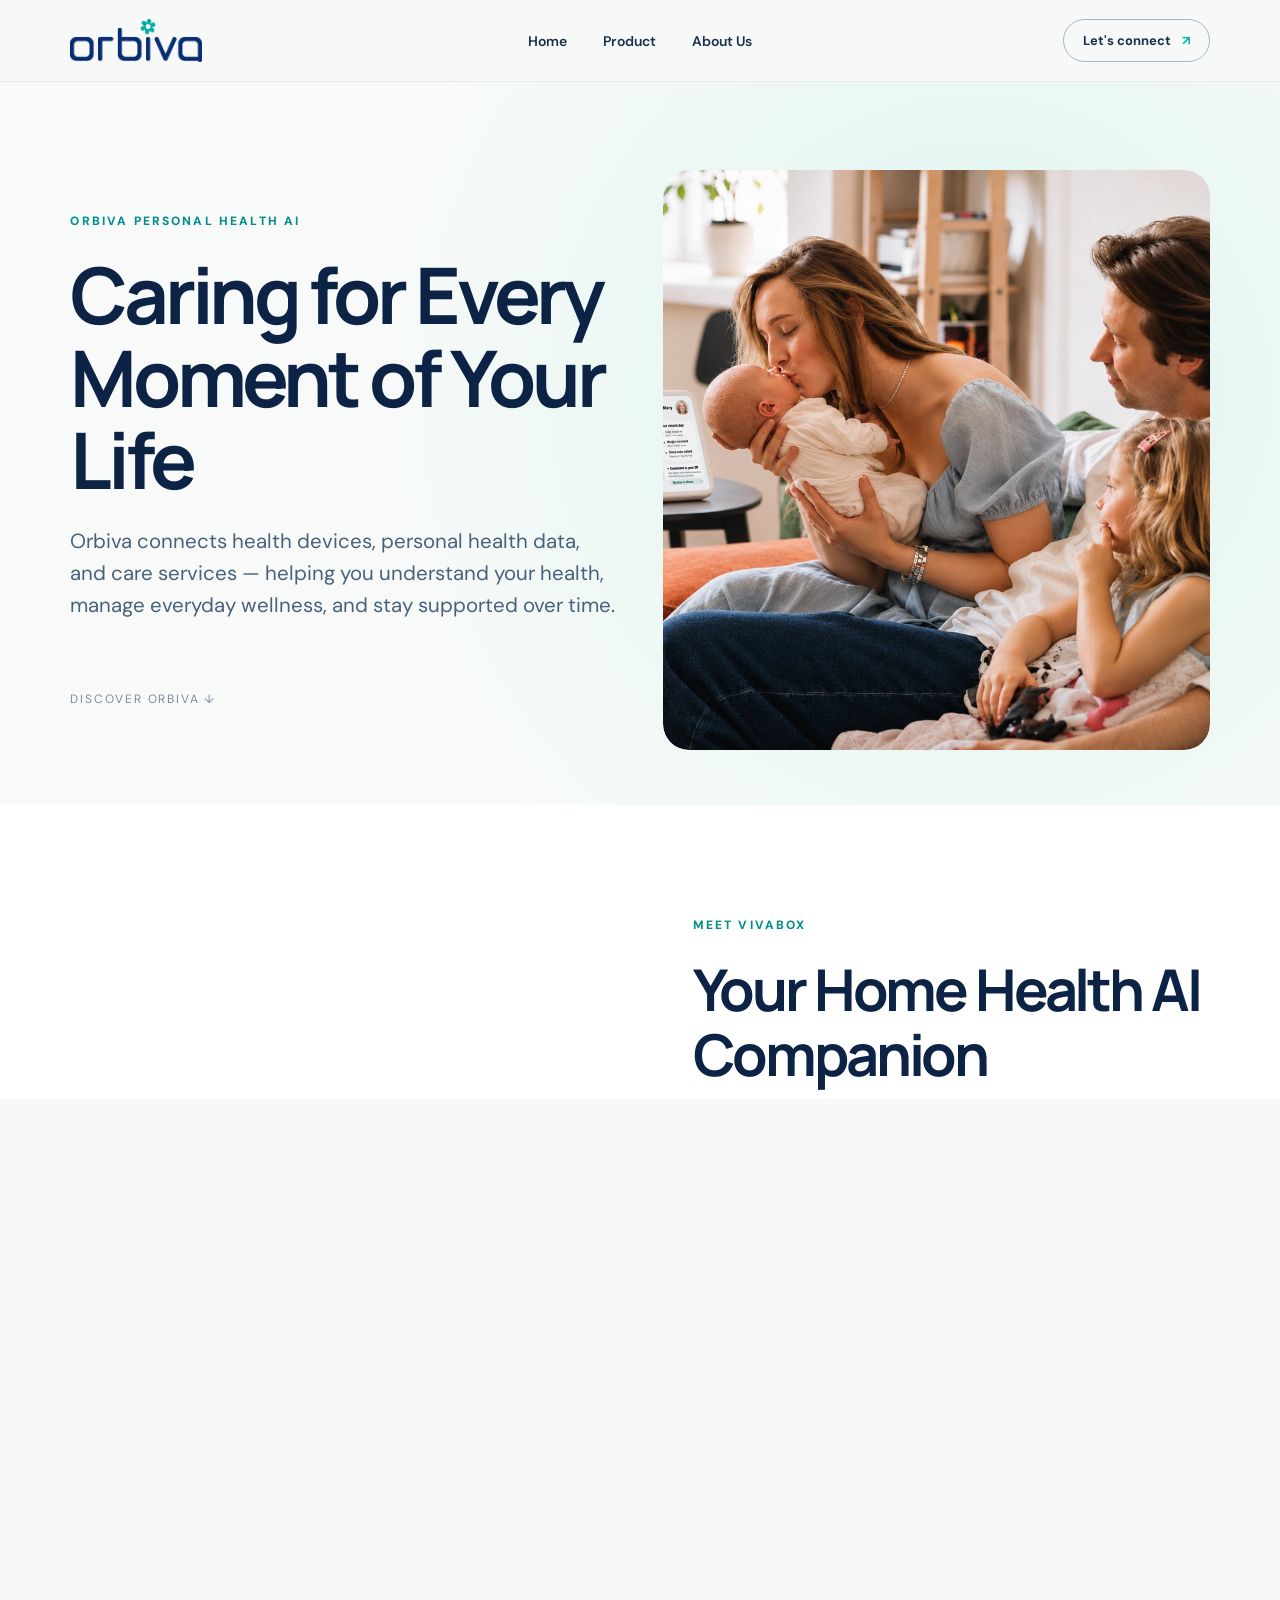
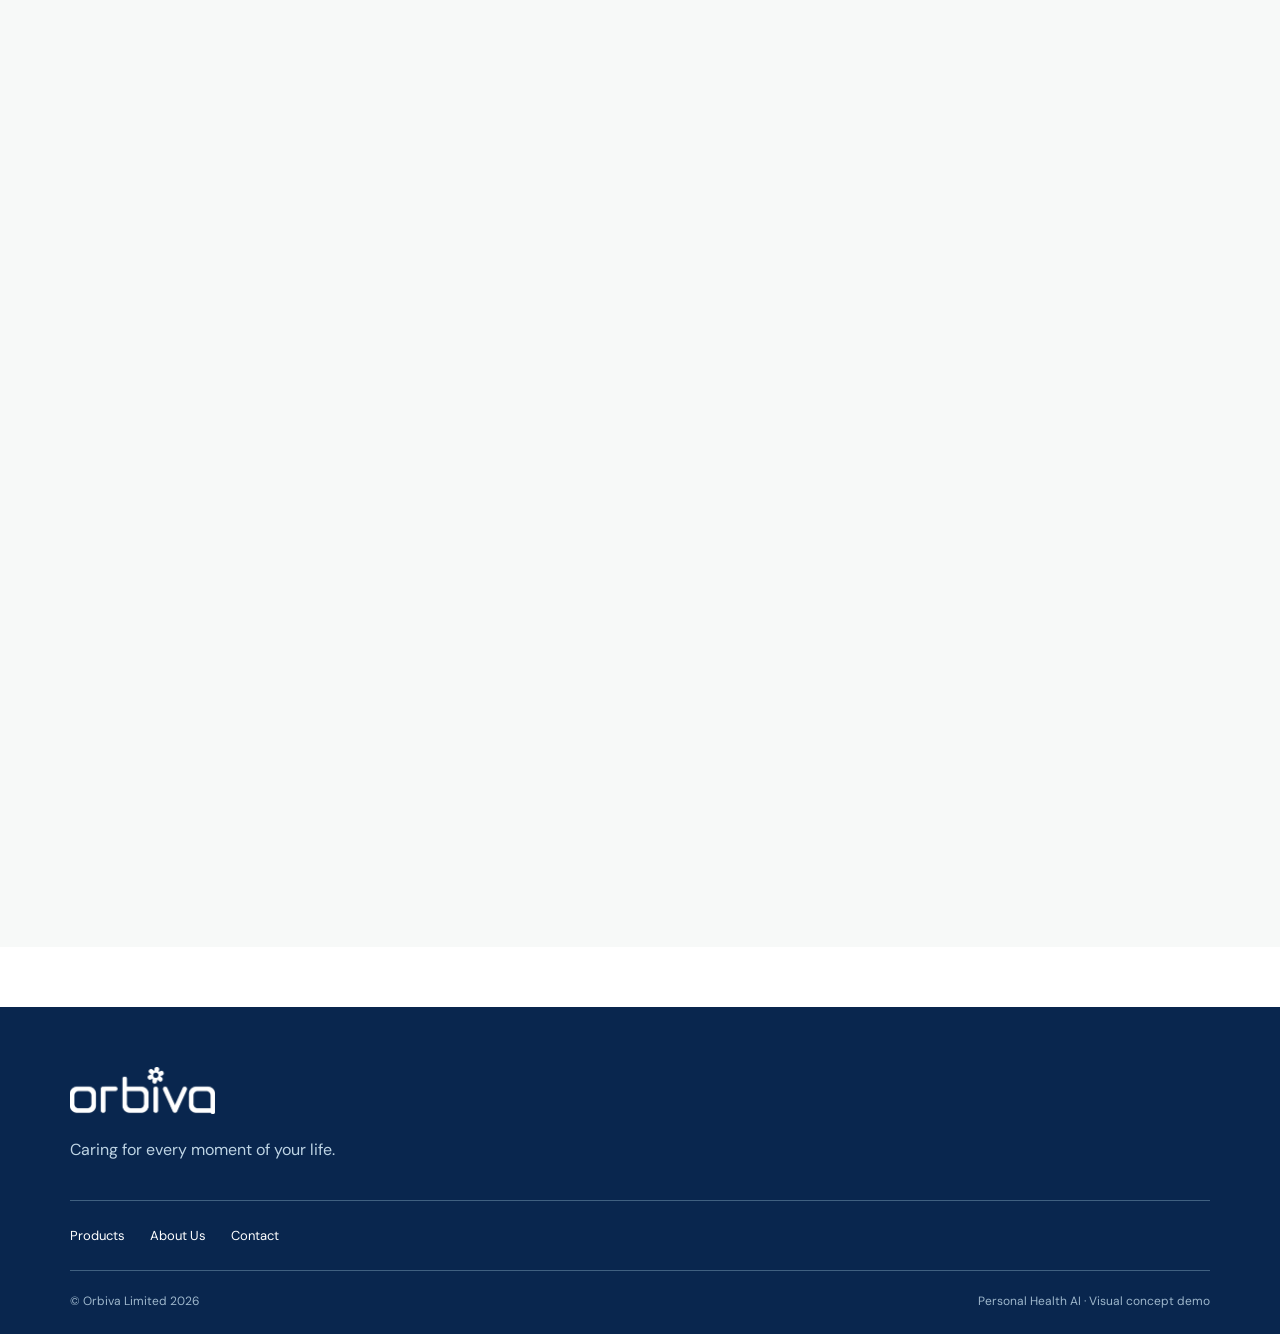
<file: index.html>
<!doctype html>
<html lang="en"><head><base href="/"><meta charset="utf-8"><meta name="viewport" content="width=device-width,initial-scale=1"><meta name="theme-color" content="#f7f9f8"><meta name="description" content="Orbiva Personal Health AI — caring for every moment of your life."><title>Orbiva — Personal Health AI</title><link rel="stylesheet" href="style.css?v=14"></head>
<body><header class="nav"><a href="#/" class="brand" aria-label="Orbiva home"><img src="assets/orbiva-logo.png" alt="Orbiva"></a><nav id="navlinks" aria-label="Main navigation"><a href="#/" data-nav-home>Home</a><a href="#/products" data-nav-product>Product</a><a href="#/about">About Us</a></nav><div class="nav-actions"><a class="nav-contact" href="#/contact">Let's connect <span>↗</span></a><button id="menu" type="button" aria-label="Open menu" aria-controls="navlinks" aria-expanded="false">☰</button></div></header><main id="app"></main><footer><div class="footer-top"><img src="assets/orbiva-logo.png" alt="Orbiva"><p>Caring for every moment of your life.</p></div><div class="footer-links"><a href="#/products">Products</a><a href="#/about">About Us</a><a href="#/contact">Contact</a></div><div class="footer-bottom"><span>© Orbiva Limited 2026</span><span>Personal Health AI · Visual concept demo</span></div></footer><script src="solutions.js"></script><script src="script.js?v=14"></script><script src="carousel.js"></script></body></html>
</file>
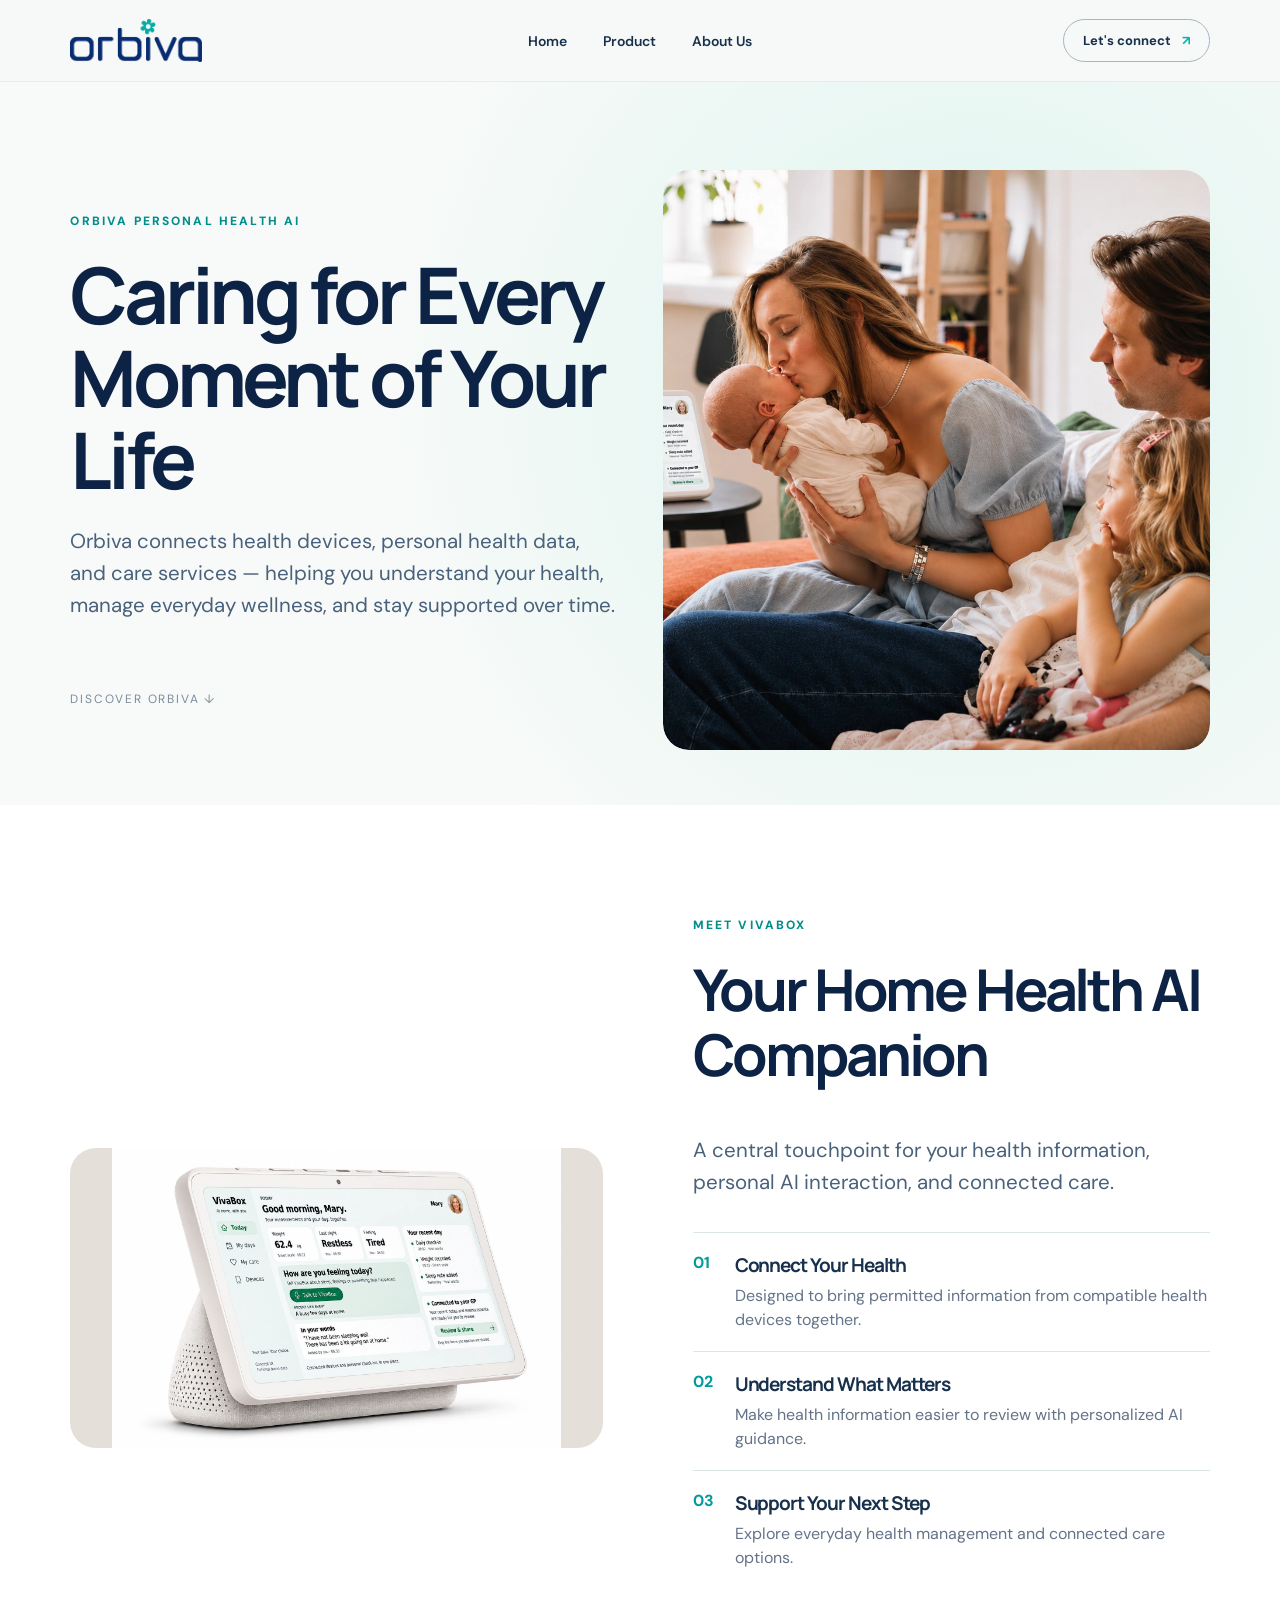
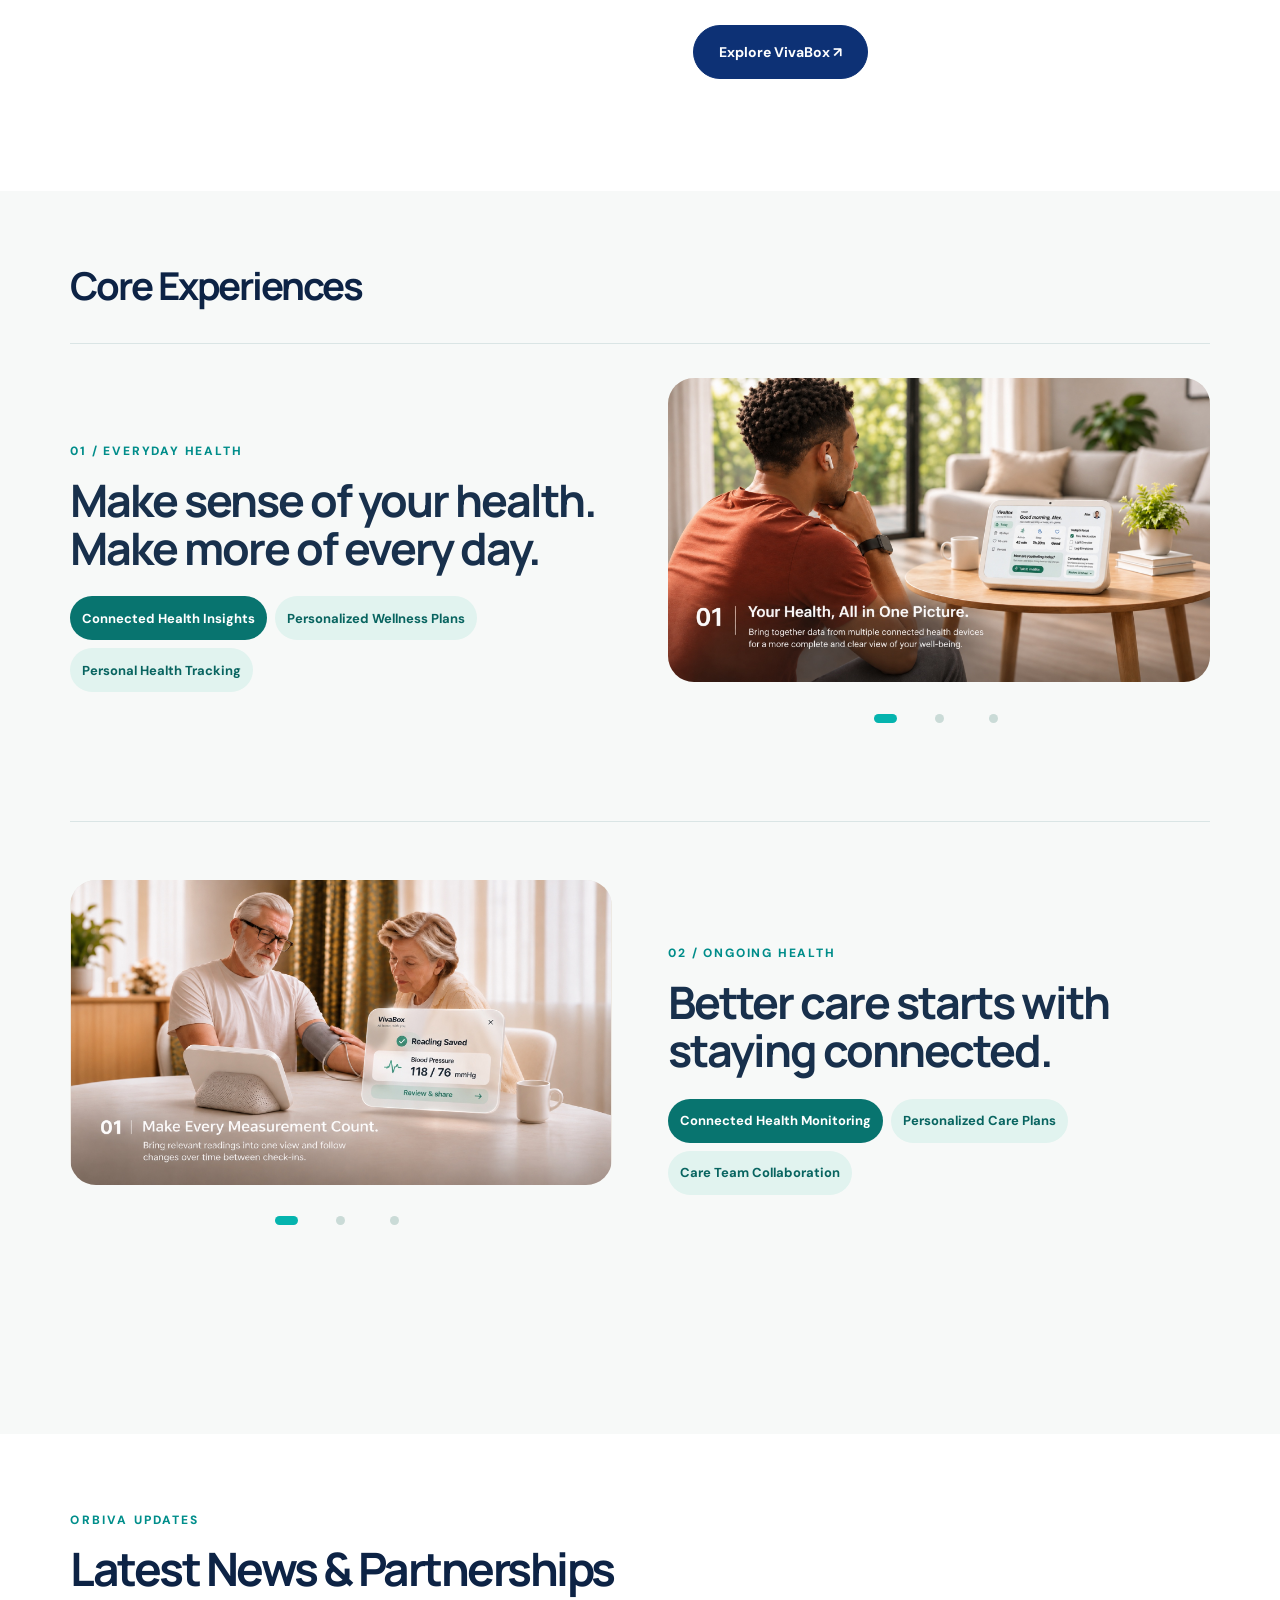
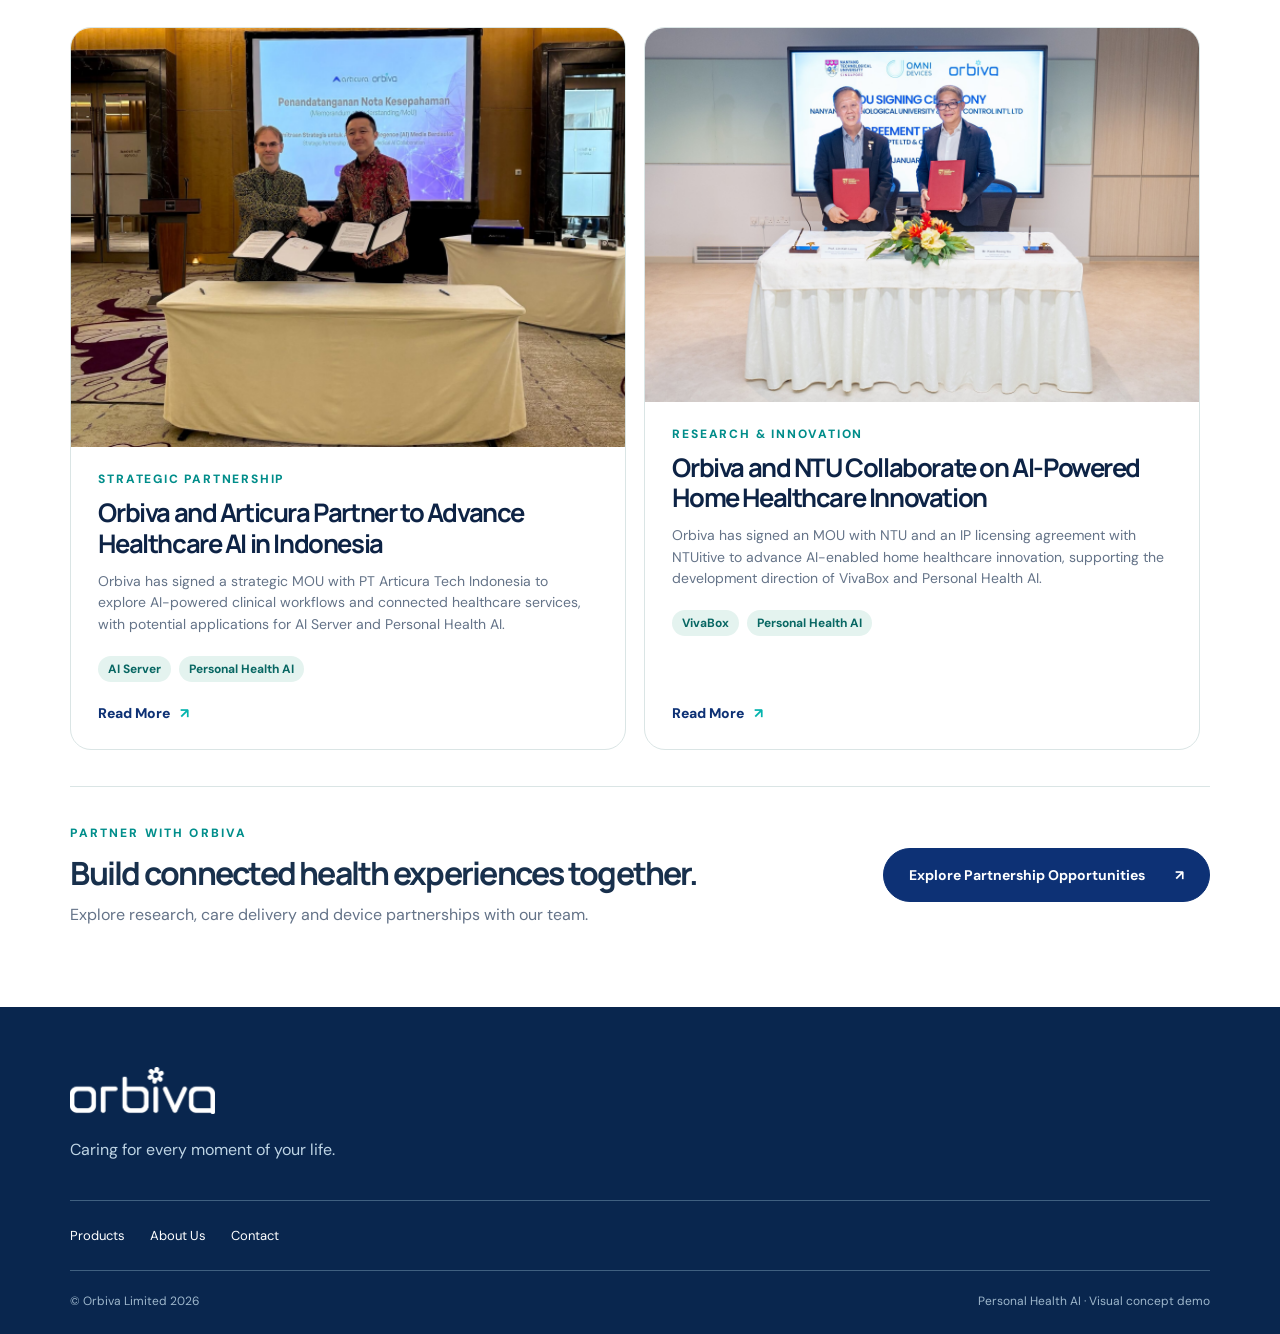
<file: products/index.html>
<!doctype html>
<html lang="en"><head><base href="/"><meta charset="utf-8"><meta name="viewport" content="width=device-width,initial-scale=1"><meta name="theme-color" content="#f7f9f8"><meta name="description" content="Orbiva Personal Health AI — caring for every moment of your life."><title>Orbiva — Personal Health AI</title><link rel="stylesheet" href="style.css?v=12"></head>
<body><header class="nav"><a href="#/" class="brand" aria-label="Orbiva home"><img src="assets/orbiva-logo.png" alt="Orbiva"></a><nav id="navlinks" aria-label="Main navigation"><a href="#/" data-nav-home>Home</a><a href="#/products" data-nav-product>Product</a><a href="#/about">About Us</a></nav><div class="nav-actions"><a class="nav-contact" href="#/contact">Let's connect <span>↗</span></a><button id="menu" type="button" aria-label="Open menu" aria-controls="navlinks" aria-expanded="false">☰</button></div></header><main id="app"></main><footer><div class="footer-top"><img src="assets/orbiva-logo.png" alt="Orbiva"><p>Caring for every moment of your life.</p></div><div class="footer-links"><a href="#/products">Products</a><a href="#/about">About Us</a><a href="#/contact">Contact</a></div><div class="footer-bottom"><span>© Orbiva Limited 2026</span><span>Personal Health AI · Visual concept demo</span></div></footer><script src="solutions.js"></script><script src="script.js"></script><script src="carousel.js"></script></body></html>
</file>
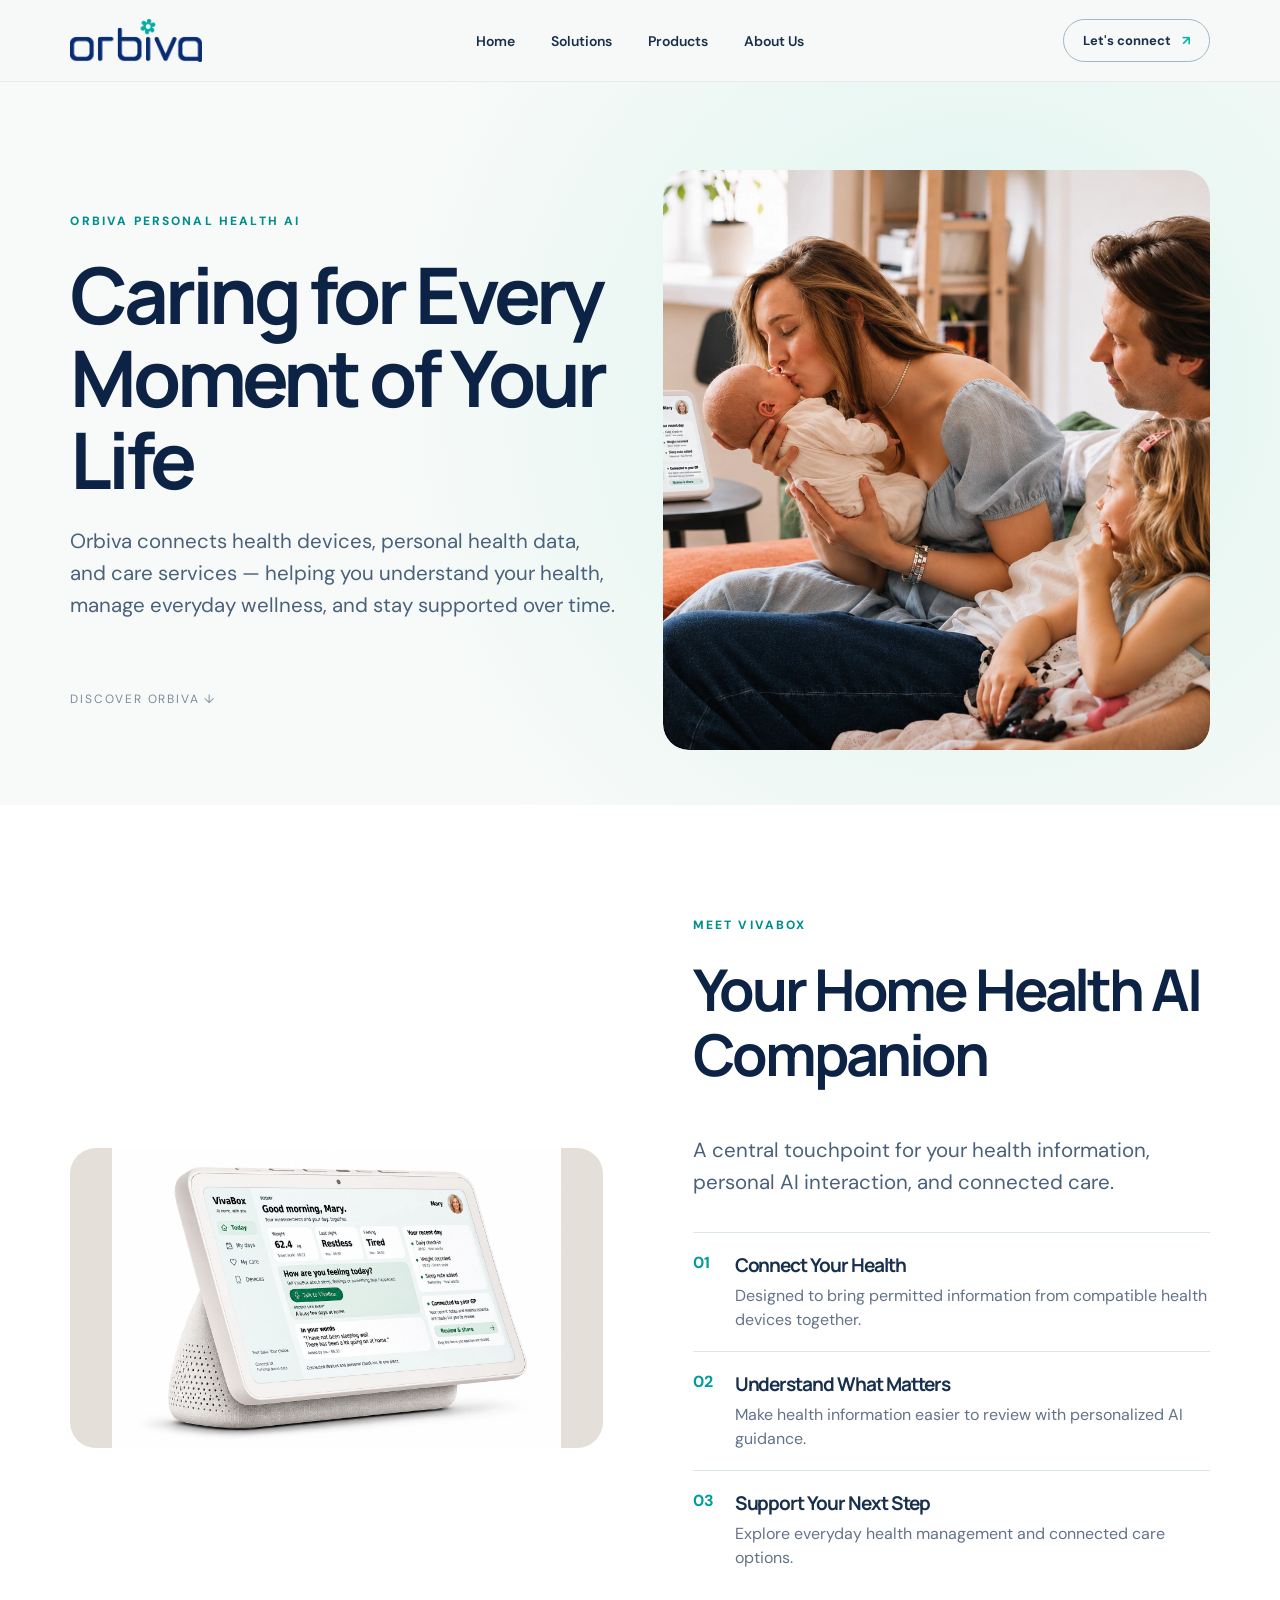
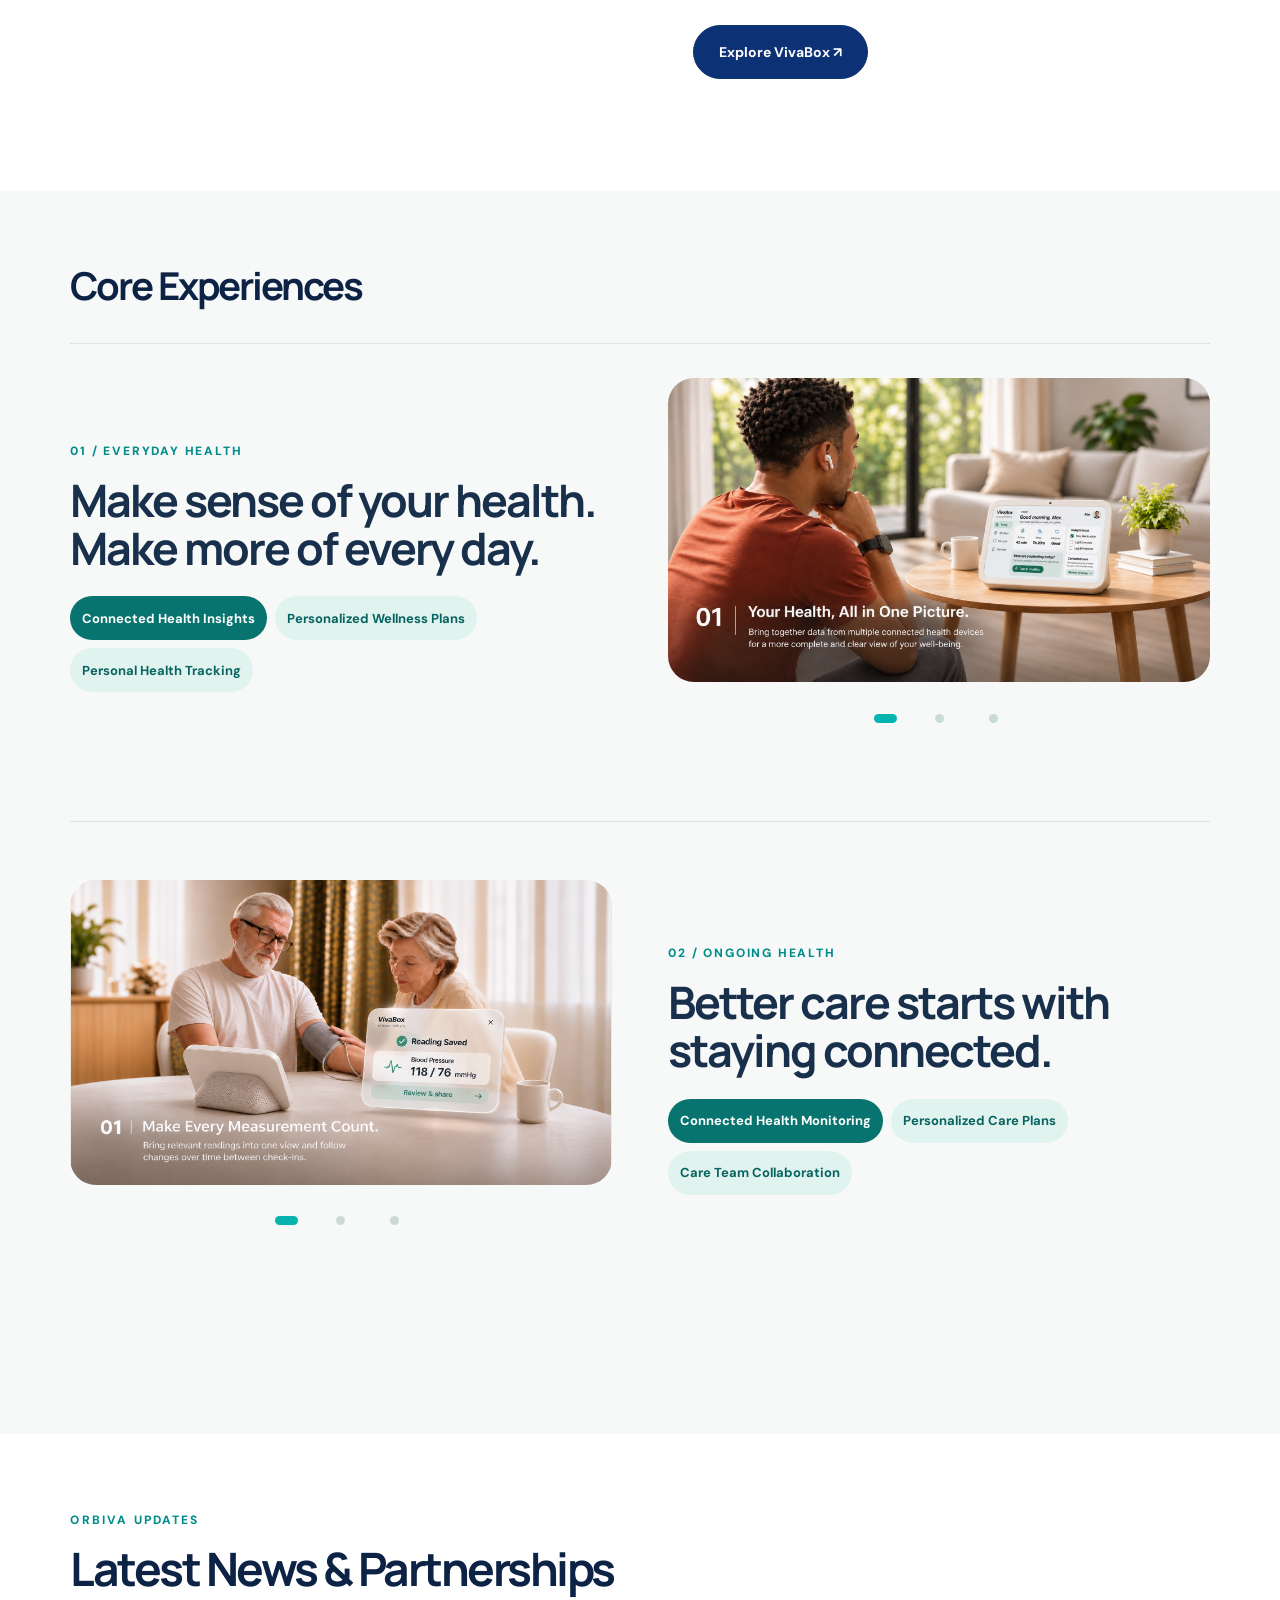
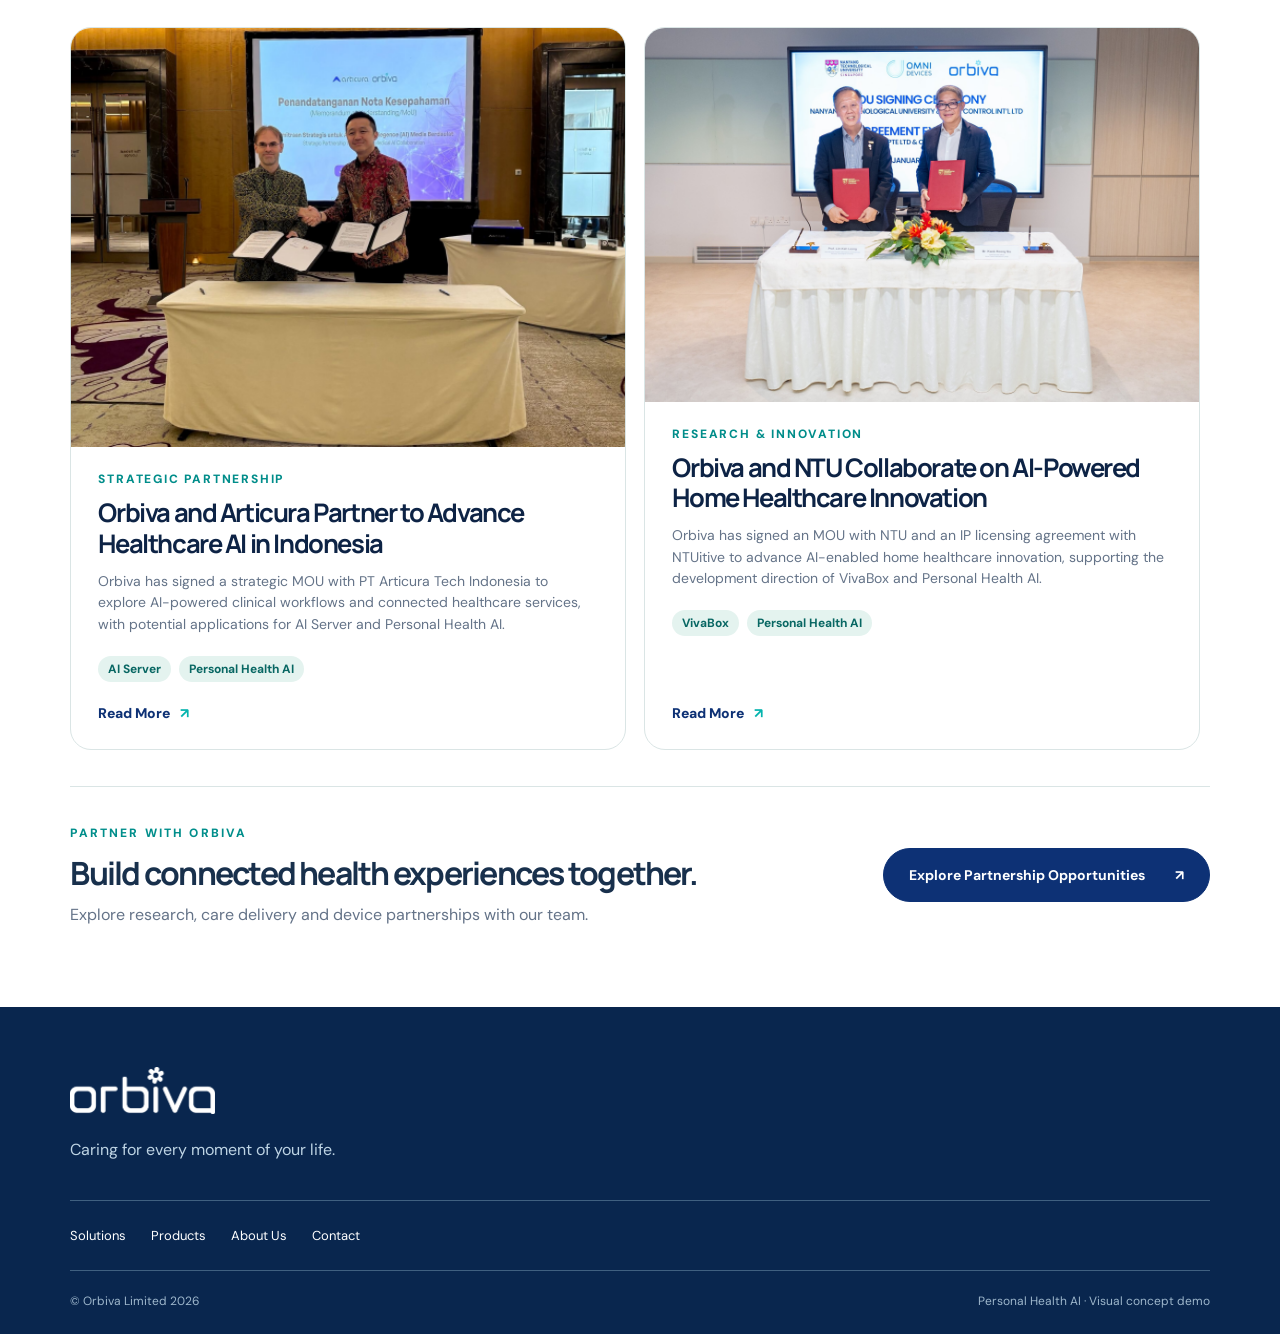
<file: products/vivabox/index.html>
<!doctype html>
<html lang="en"><head><base href="/"><meta charset="utf-8"><meta name="viewport" content="width=device-width,initial-scale=1"><meta name="theme-color" content="#f7f9f8"><meta name="description" content="Orbiva Personal Health AI — caring for every moment of your life."><title>Orbiva — Personal Health AI</title><link rel="stylesheet" href="style.css"></head>
<body><header class="nav"><a href="#/" class="brand" aria-label="Orbiva home"><img src="assets/orbiva-logo.png" alt="Orbiva"></a><nav id="navlinks"><a href="#/">Home</a><a href="#/solutions">Solutions</a><a href="#/products">Products</a><a href="#/about">About Us</a></nav><div class="nav-actions"><a class="nav-contact" href="#/contact">Let's connect <span>↗</span></a><button id="menu" aria-label="Open menu" aria-expanded="false">☰</button></div></header><main id="app"></main><footer><div class="footer-top"><img src="assets/orbiva-logo.png" alt="Orbiva"><p>Caring for every moment of your life.</p></div><div class="footer-links"><a href="#/solutions">Solutions</a><a href="#/products">Products</a><a href="#/about">About Us</a><a href="#/contact">Contact</a></div><div class="footer-bottom"><span>© Orbiva Limited 2026</span><span>Personal Health AI · Visual concept demo</span></div></footer><script src="solutions.js"></script><script src="script.js"></script></body></html>
</file>
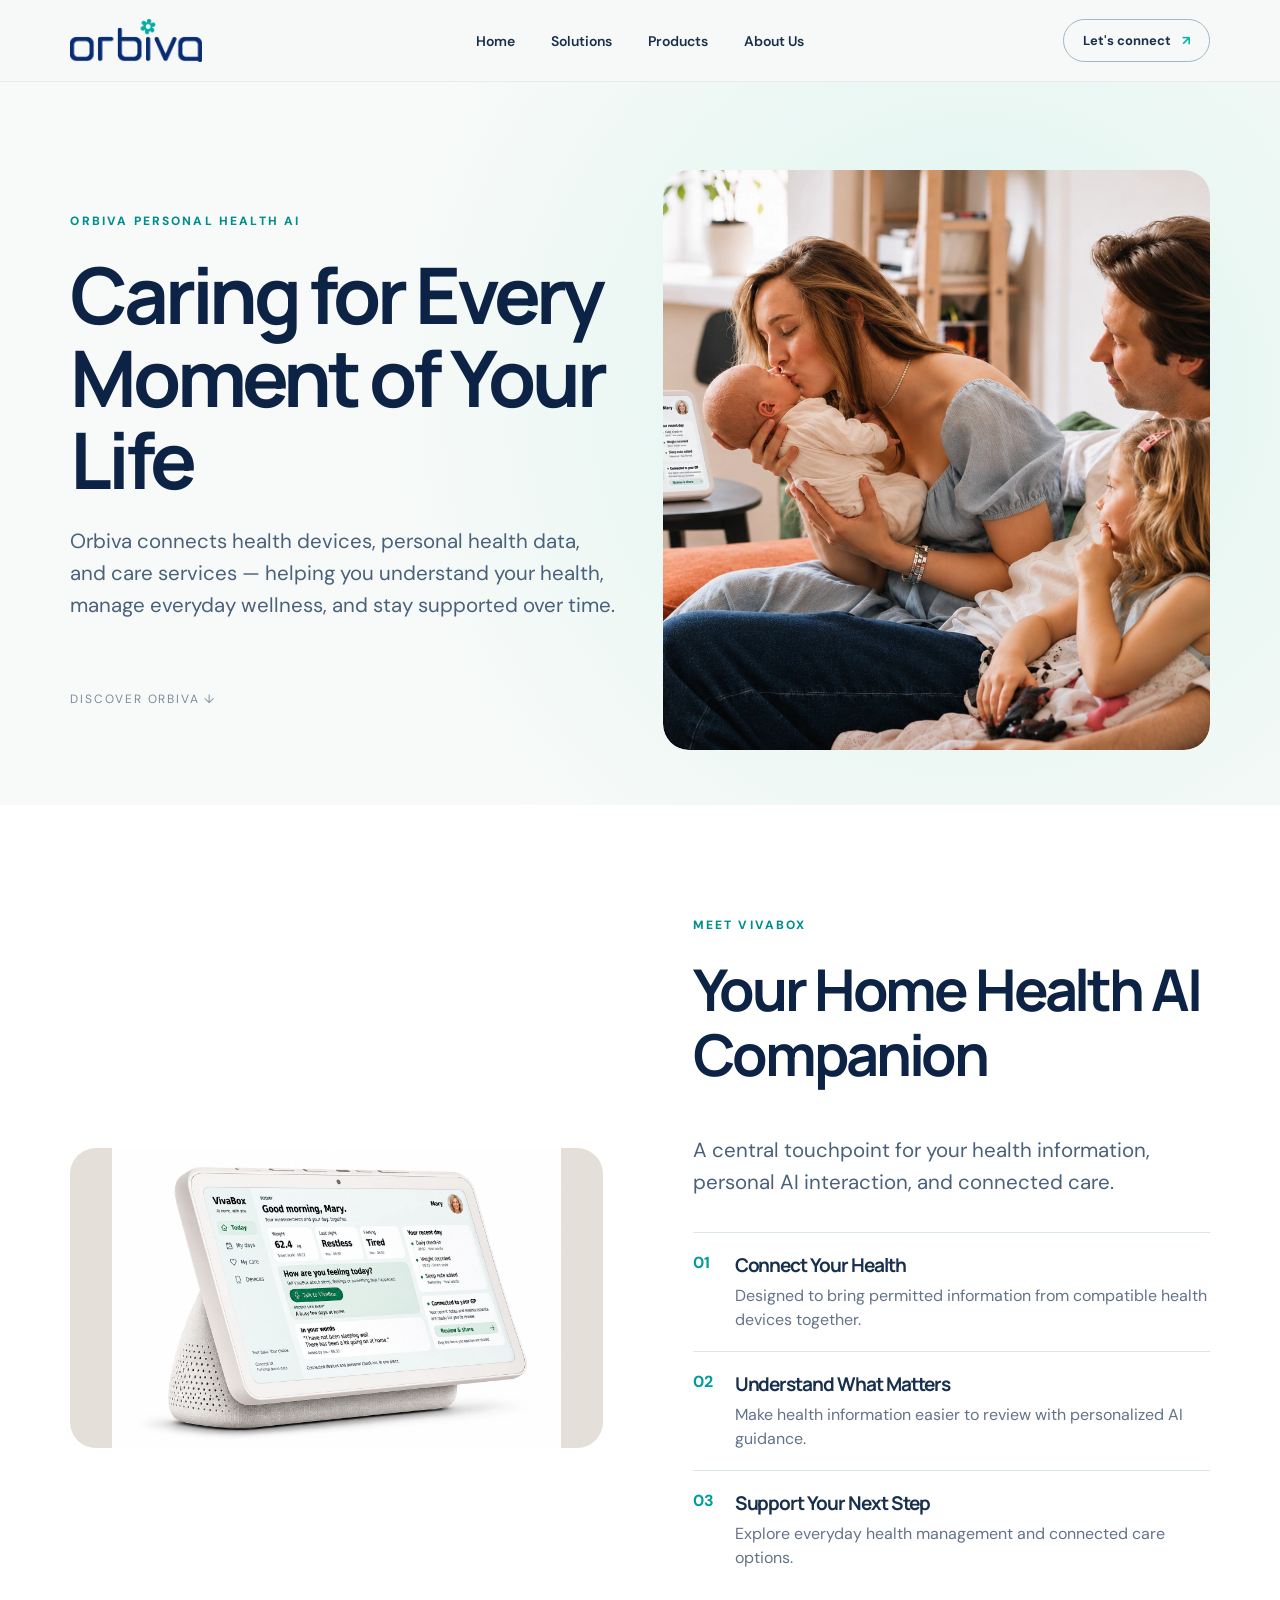
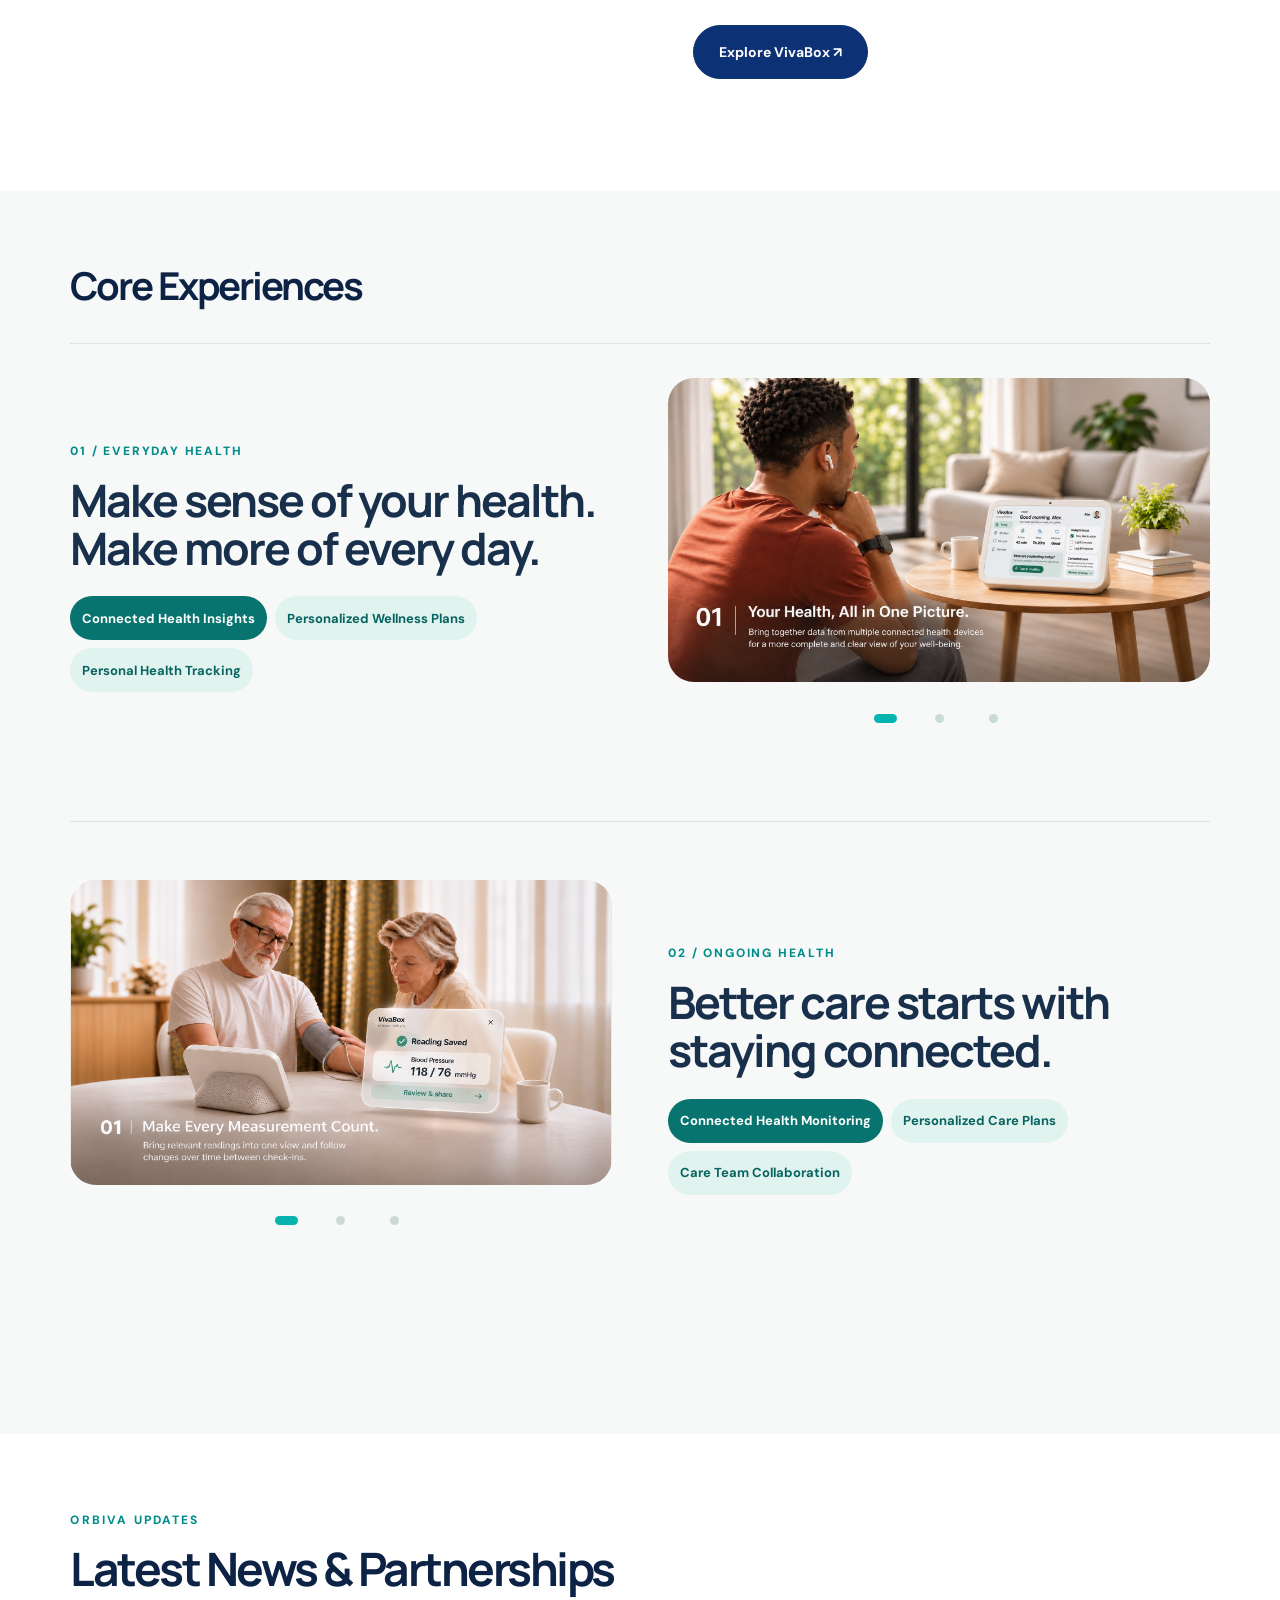
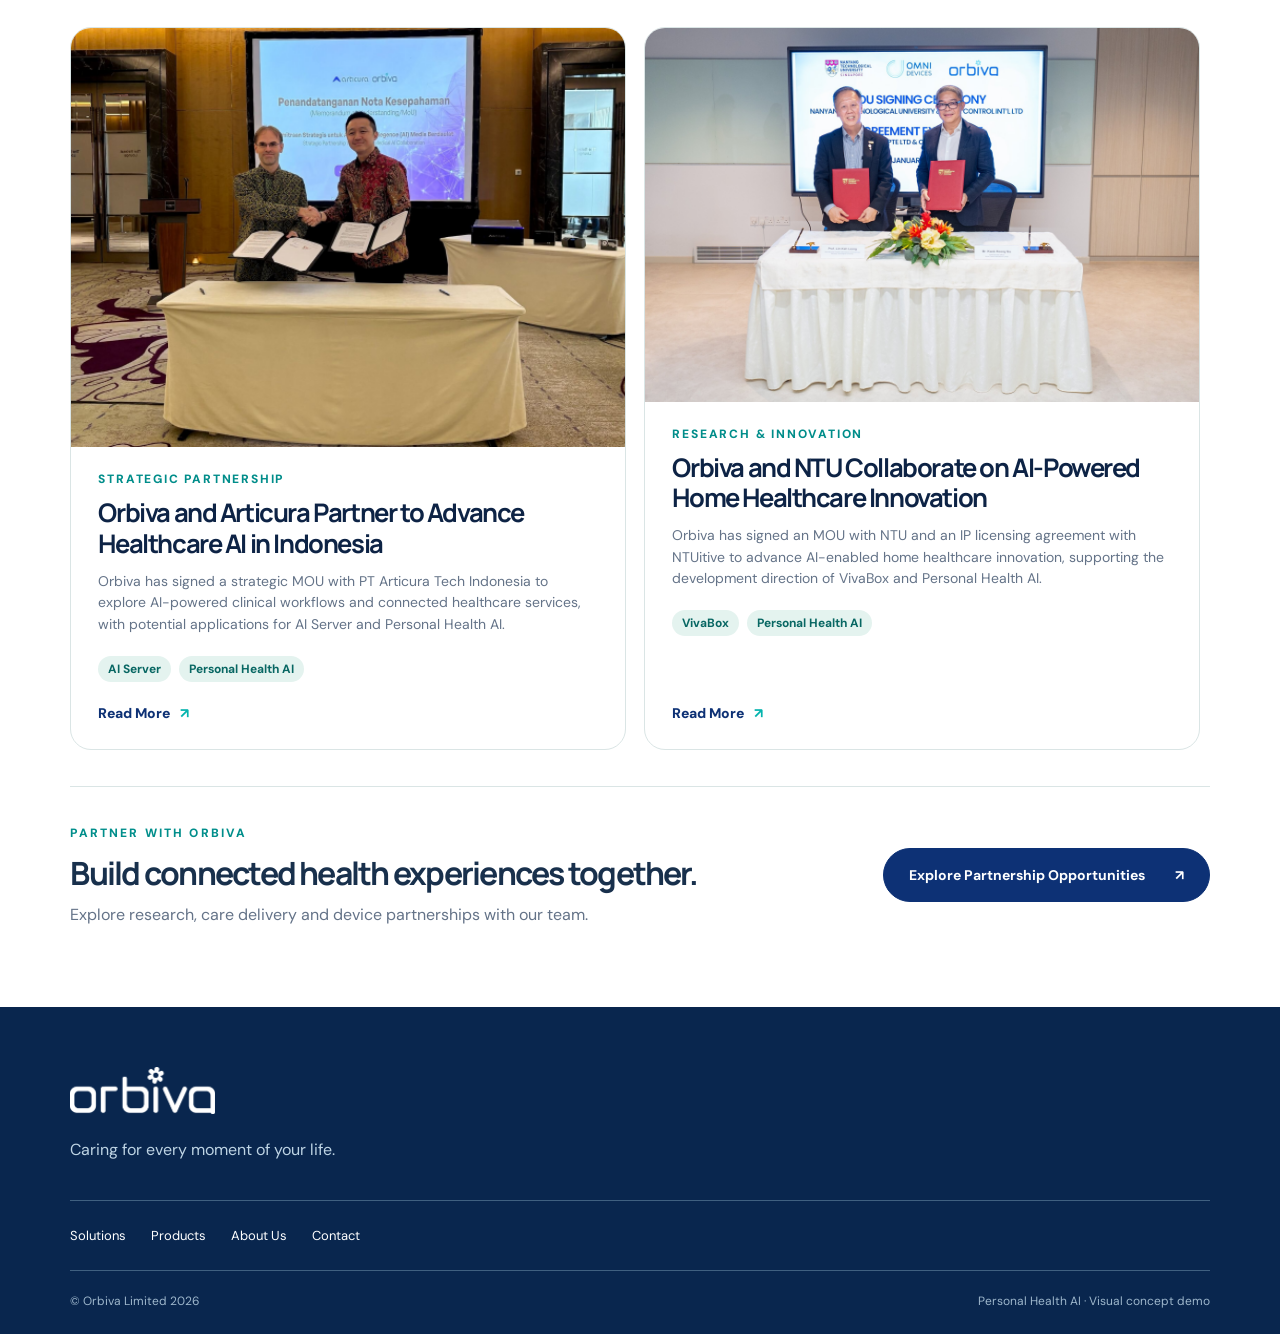
<file: solutions/everyday-health/index.html>
<!doctype html>
<html lang="en"><head><base href="/"><meta charset="utf-8"><meta name="viewport" content="width=device-width,initial-scale=1"><meta name="theme-color" content="#f7f9f8"><meta name="description" content="Explore Orbiva Everyday Health: personal wellness, better sleep, family care, and the proposed connected VivaBox ecosystem."><title>Everyday Health — Orbiva</title><link rel="stylesheet" href="style.css"></head>
<body><header class="nav"><a href="#/" class="brand" aria-label="Orbiva home"><img src="assets/orbiva-logo.png" alt="Orbiva"></a><nav id="navlinks"><a href="#/">Home</a><a href="#/solutions">Solutions</a><a href="#/products">Products</a><a href="#/about">About Us</a></nav><div class="nav-actions"><a class="nav-contact" href="#/contact">Let's connect <span>↗</span></a><button id="menu" aria-label="Open menu" aria-expanded="false">☰</button></div></header><main id="app"></main><footer><div class="footer-top"><img src="assets/orbiva-logo.png" alt="Orbiva"><p>Caring for every moment of your life.</p></div><div class="footer-links"><a href="#/solutions">Solutions</a><a href="#/products">Products</a><a href="#/about">About Us</a><a href="#/contact">Contact</a></div><div class="footer-bottom"><span>© Orbiva Limited 2026</span><span>Personal Health AI · Visual concept demo</span></div></footer><script src="solutions.js"></script><script src="script.js"></script></body></html>
</file>
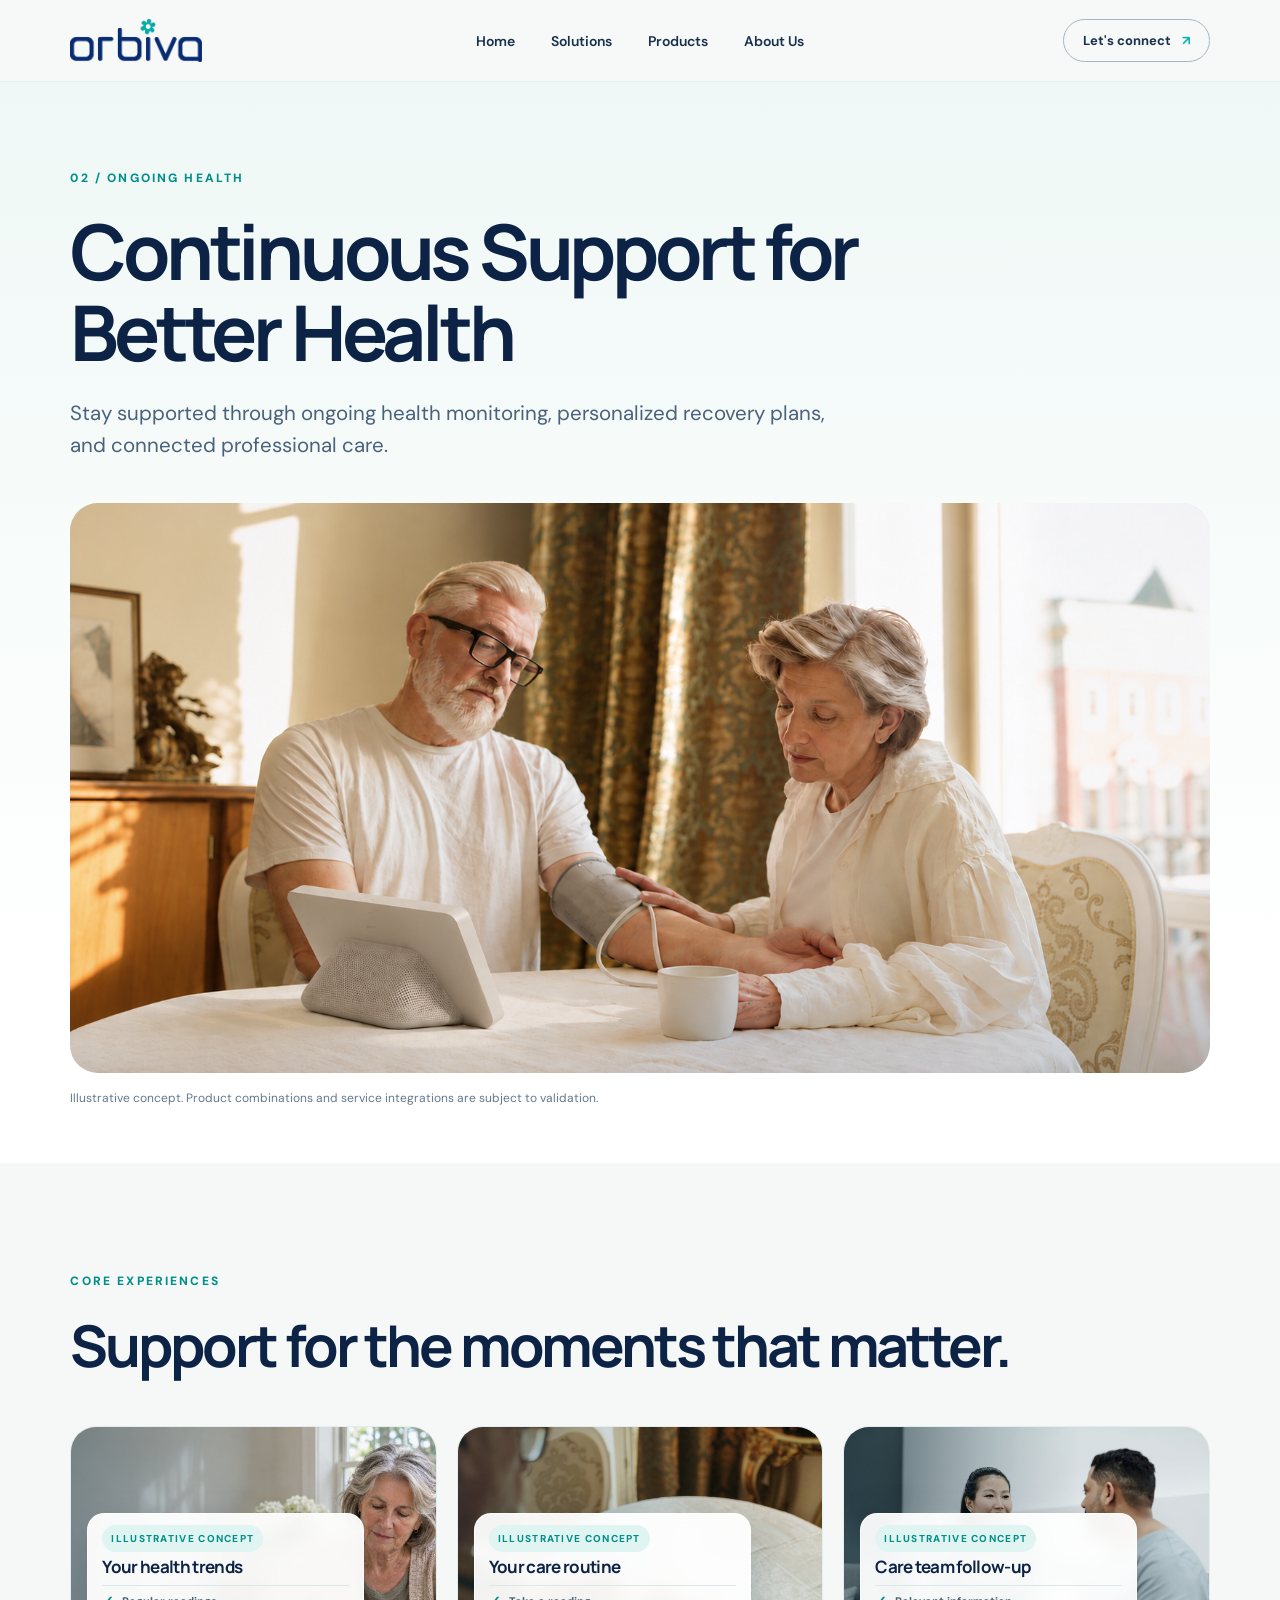
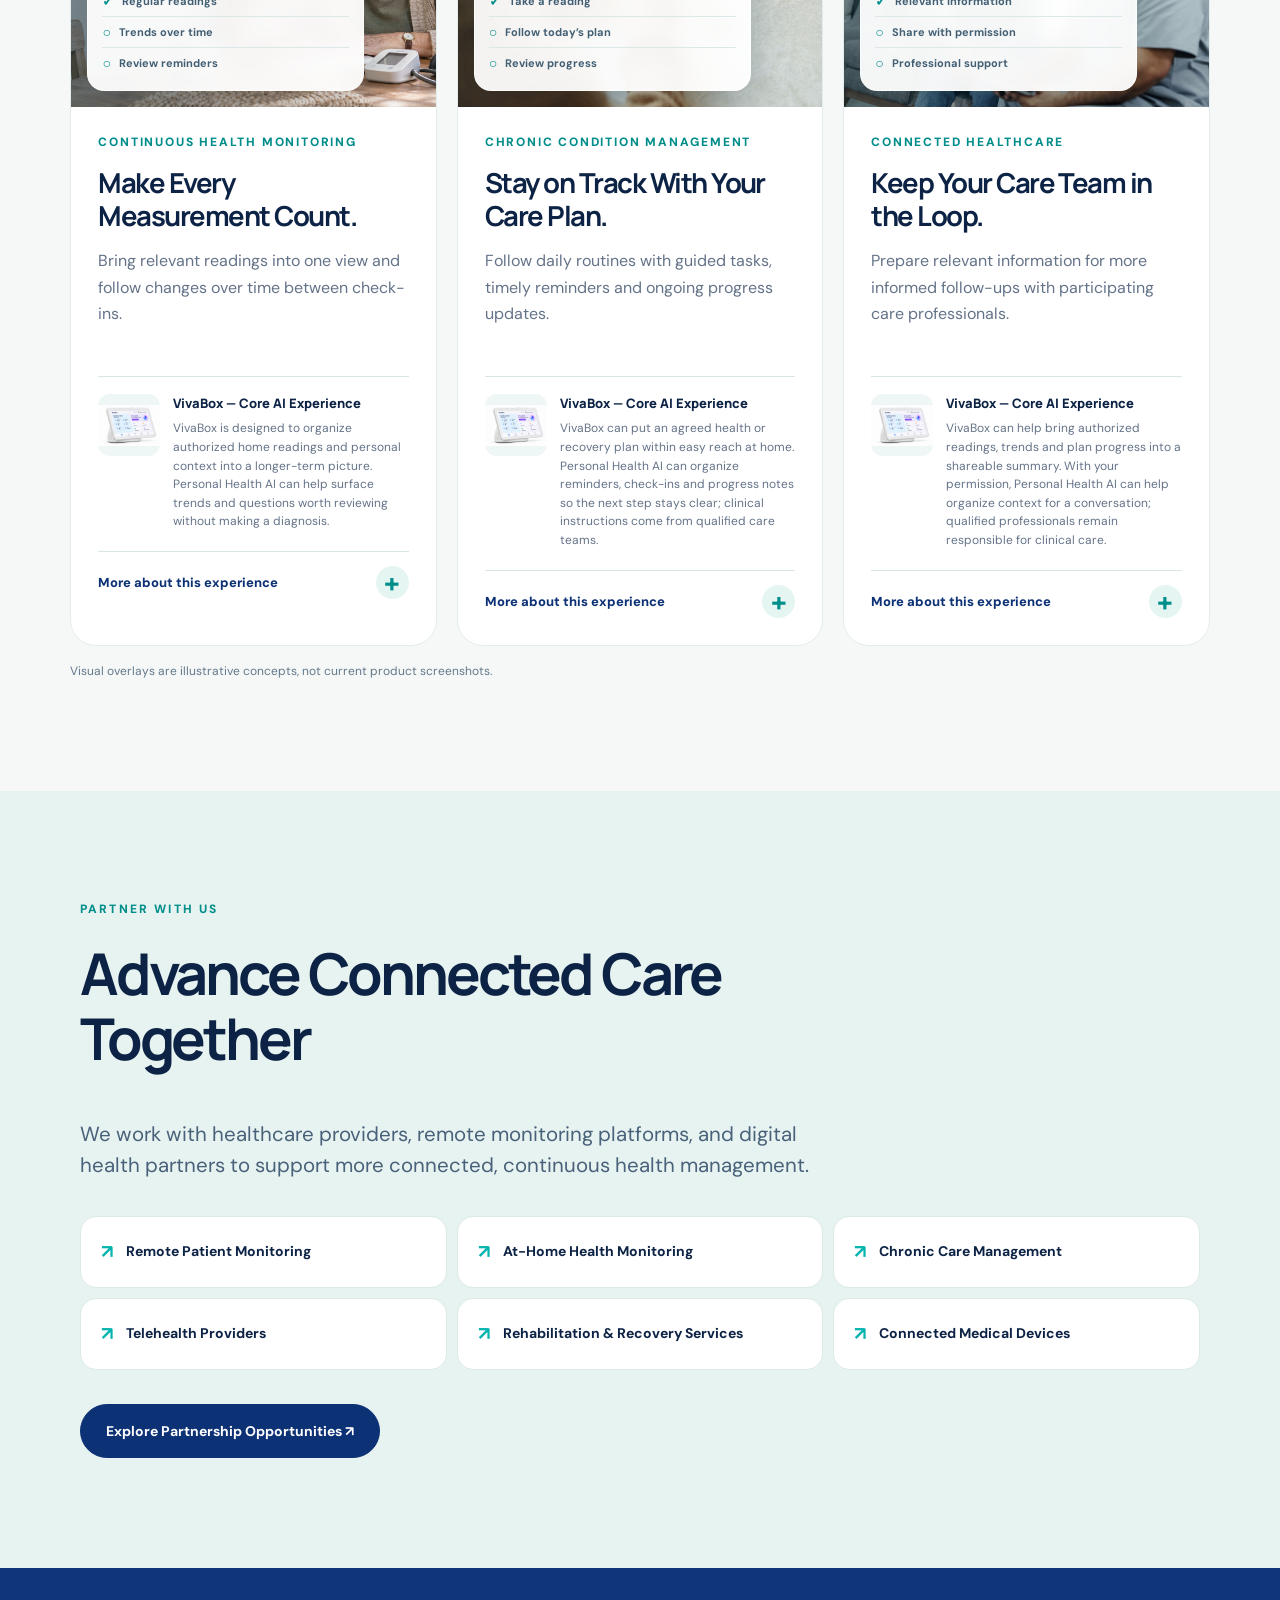
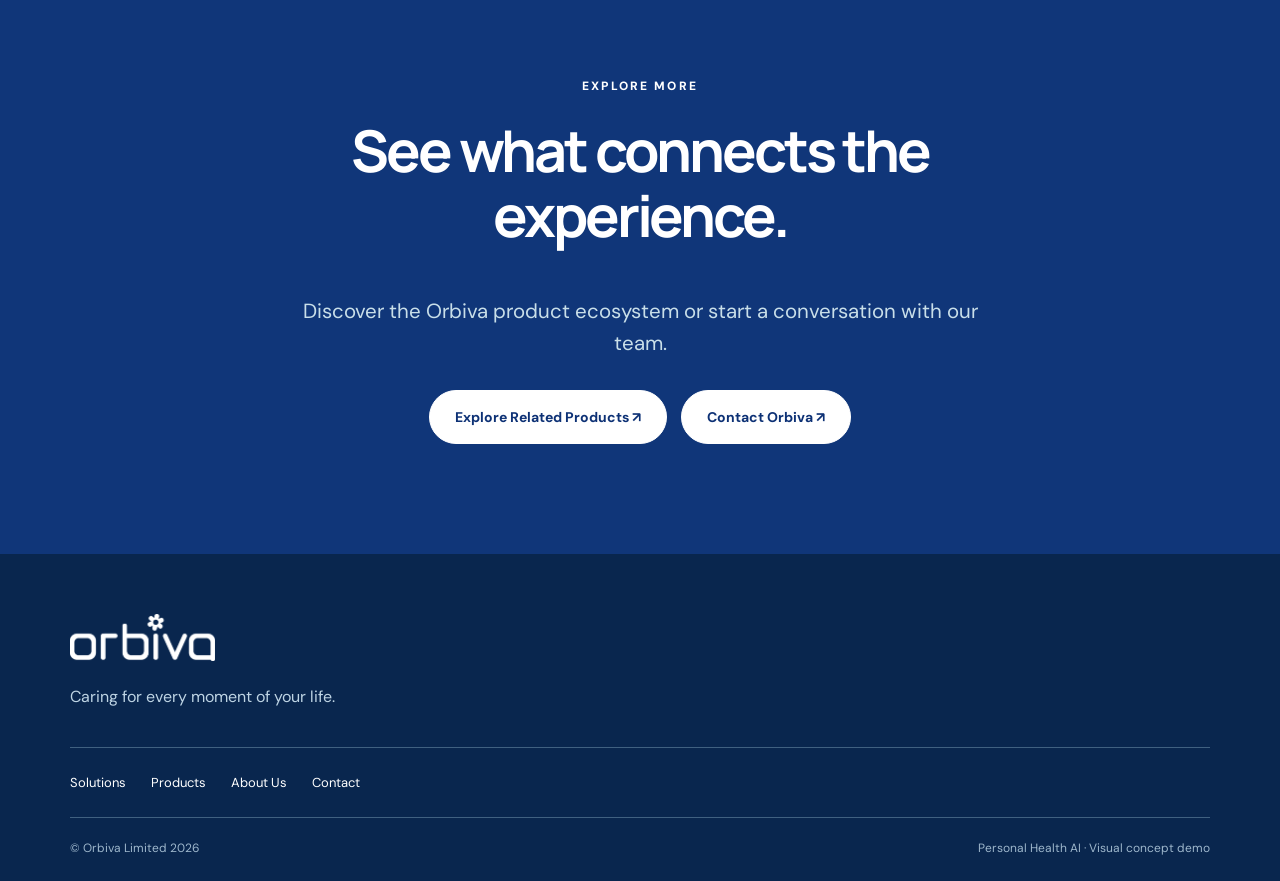
<file: solutions/health-concierge/index.html>
<!doctype html><html lang="en"><head><meta charset="utf-8"><meta name="viewport" content="width=device-width,initial-scale=1"><meta name="robots" content="noindex"><title>Ongoing Health — Orbiva</title><meta http-equiv="refresh" content="0; url=/solutions/ongoing-care/?section=connected-care"></head><body><p>This experience is now part of <a href="/solutions/ongoing-care/?section=connected-care">Ongoing Health</a>.</p><script>location.replace("/solutions/ongoing-care/?section=connected-care")</script></body></html>
</file>
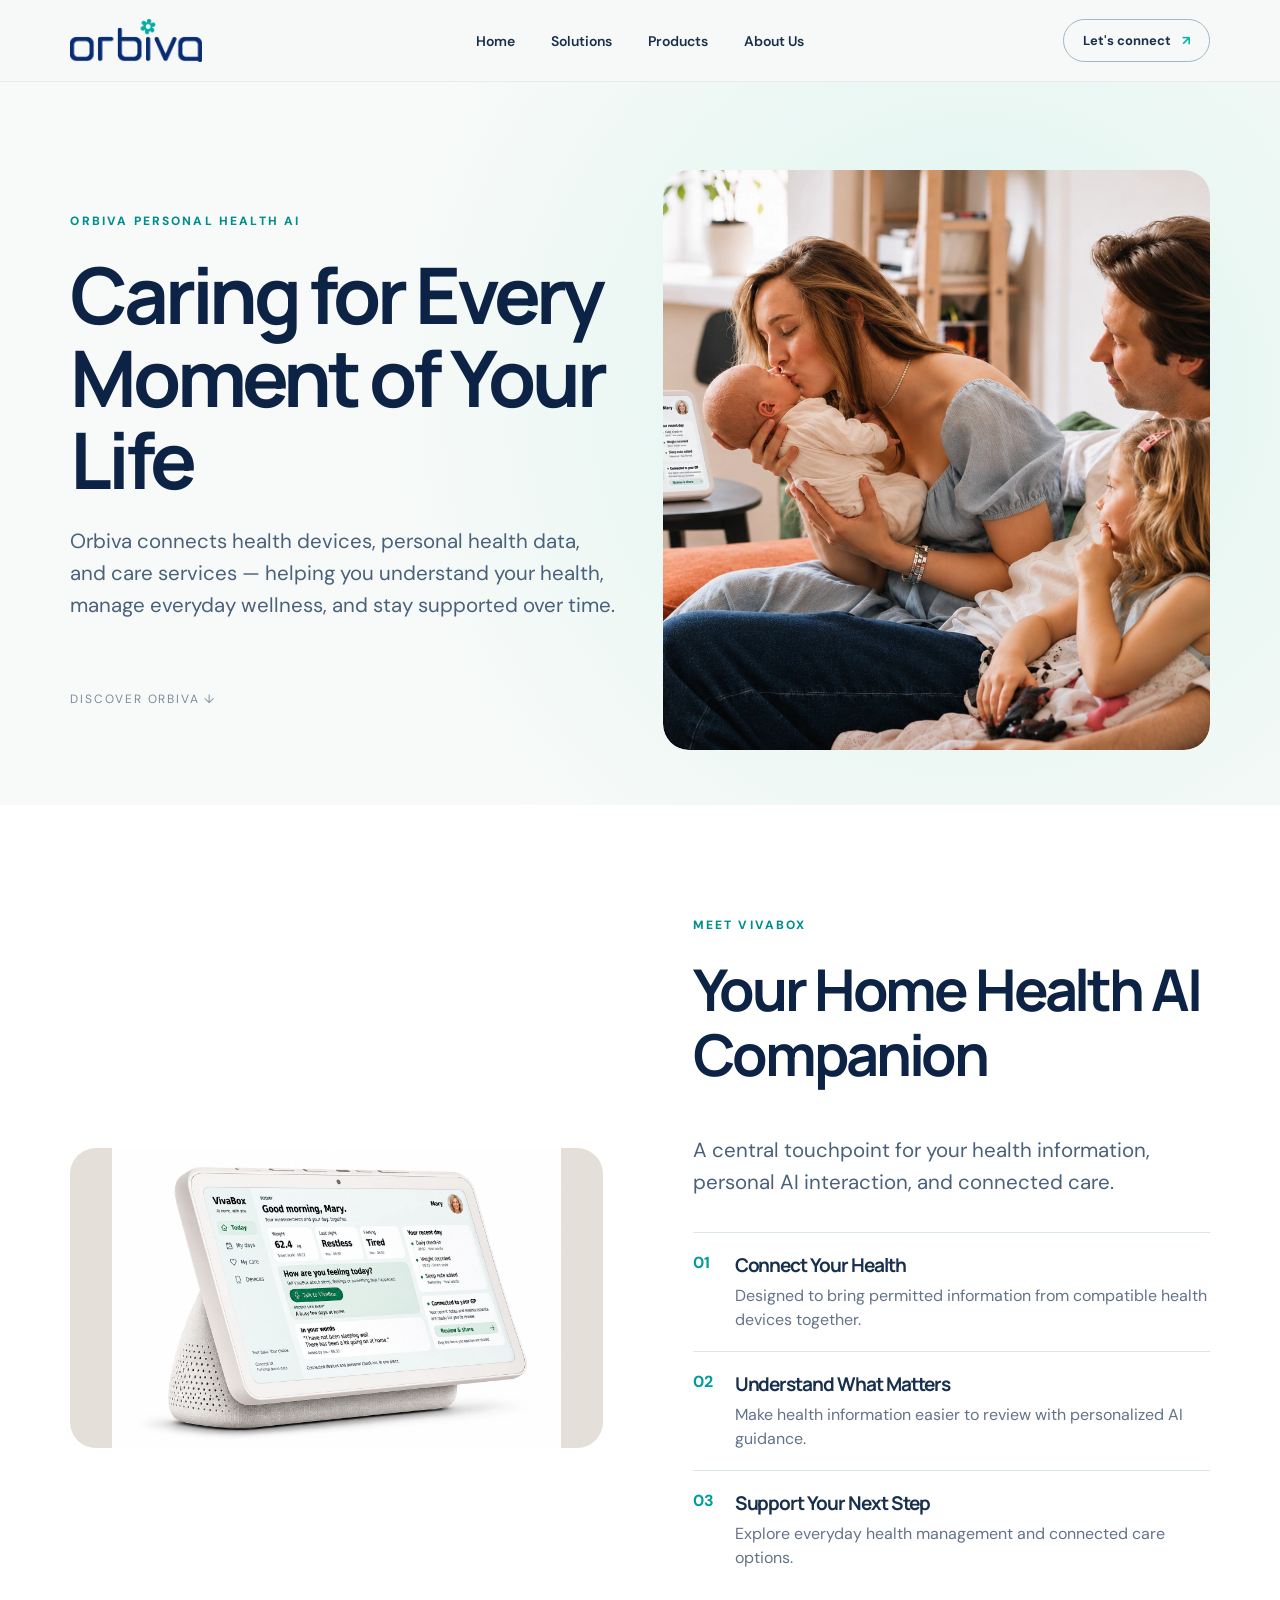
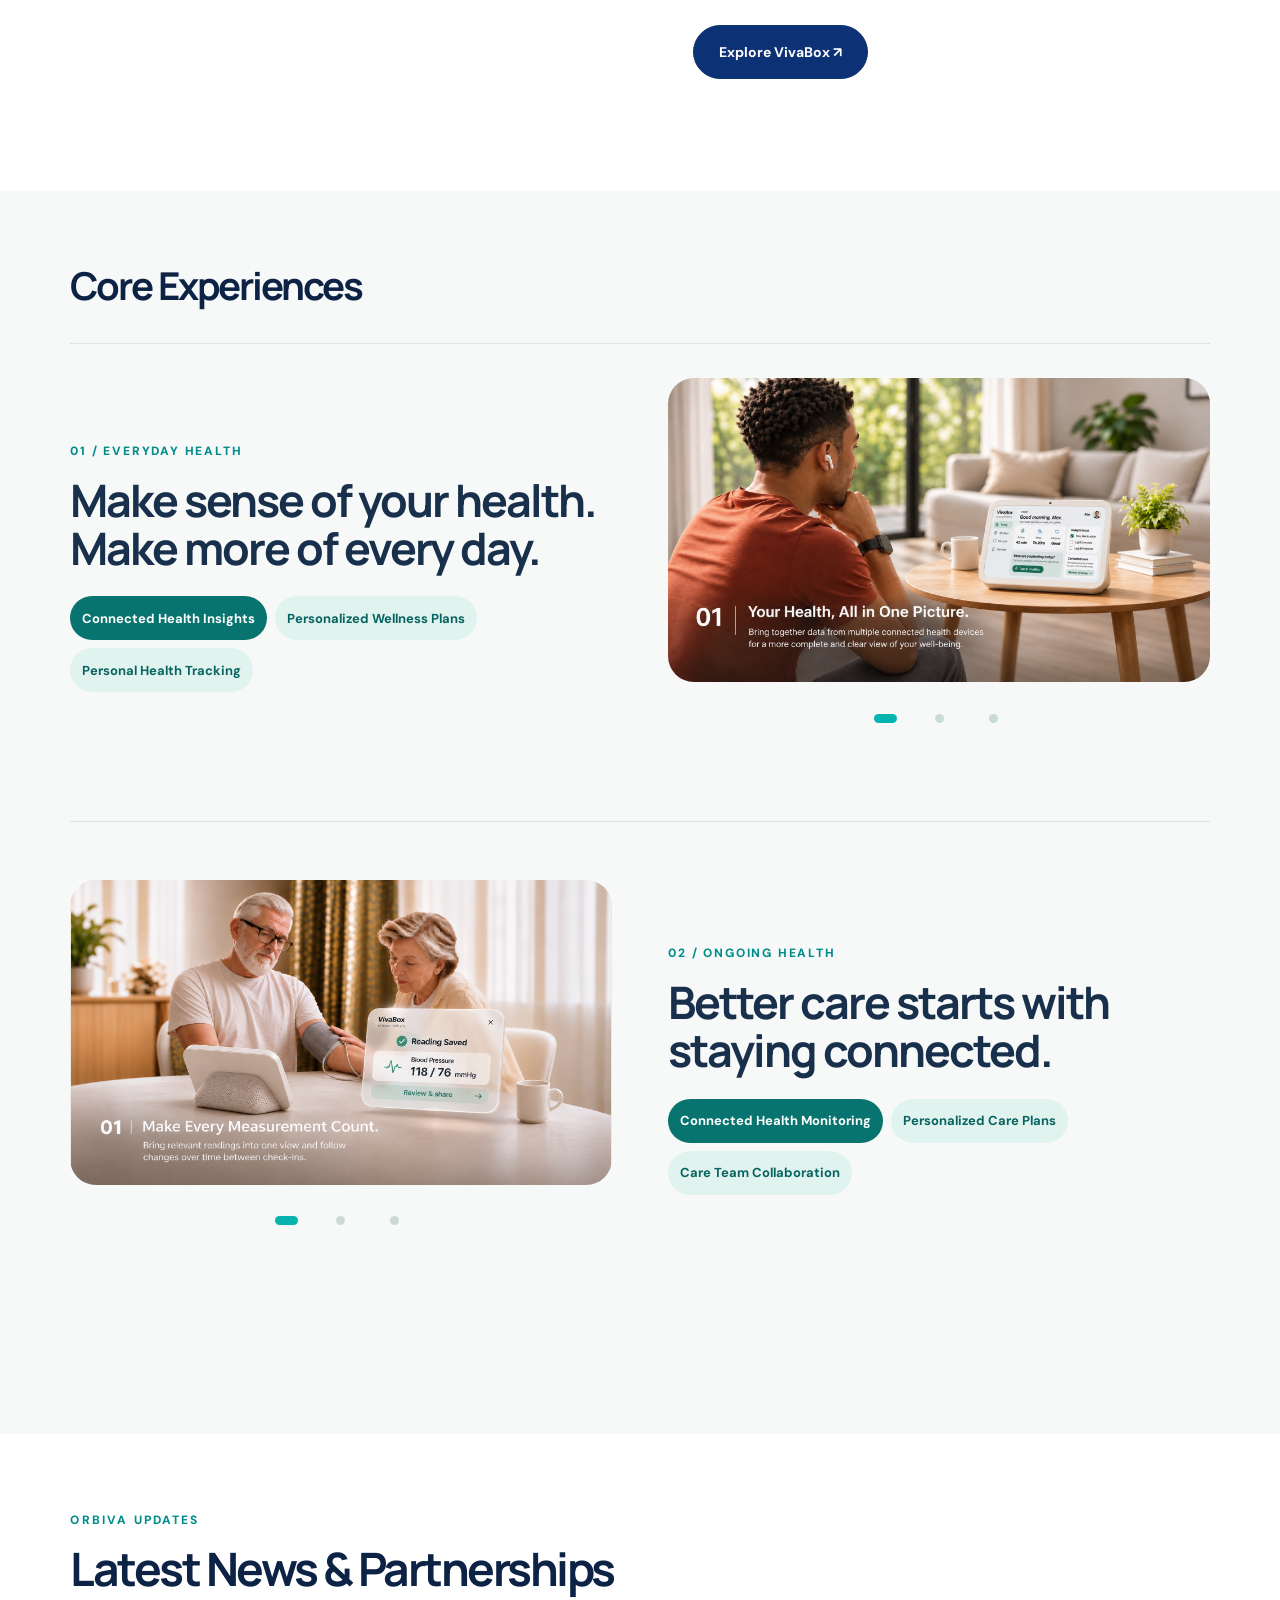
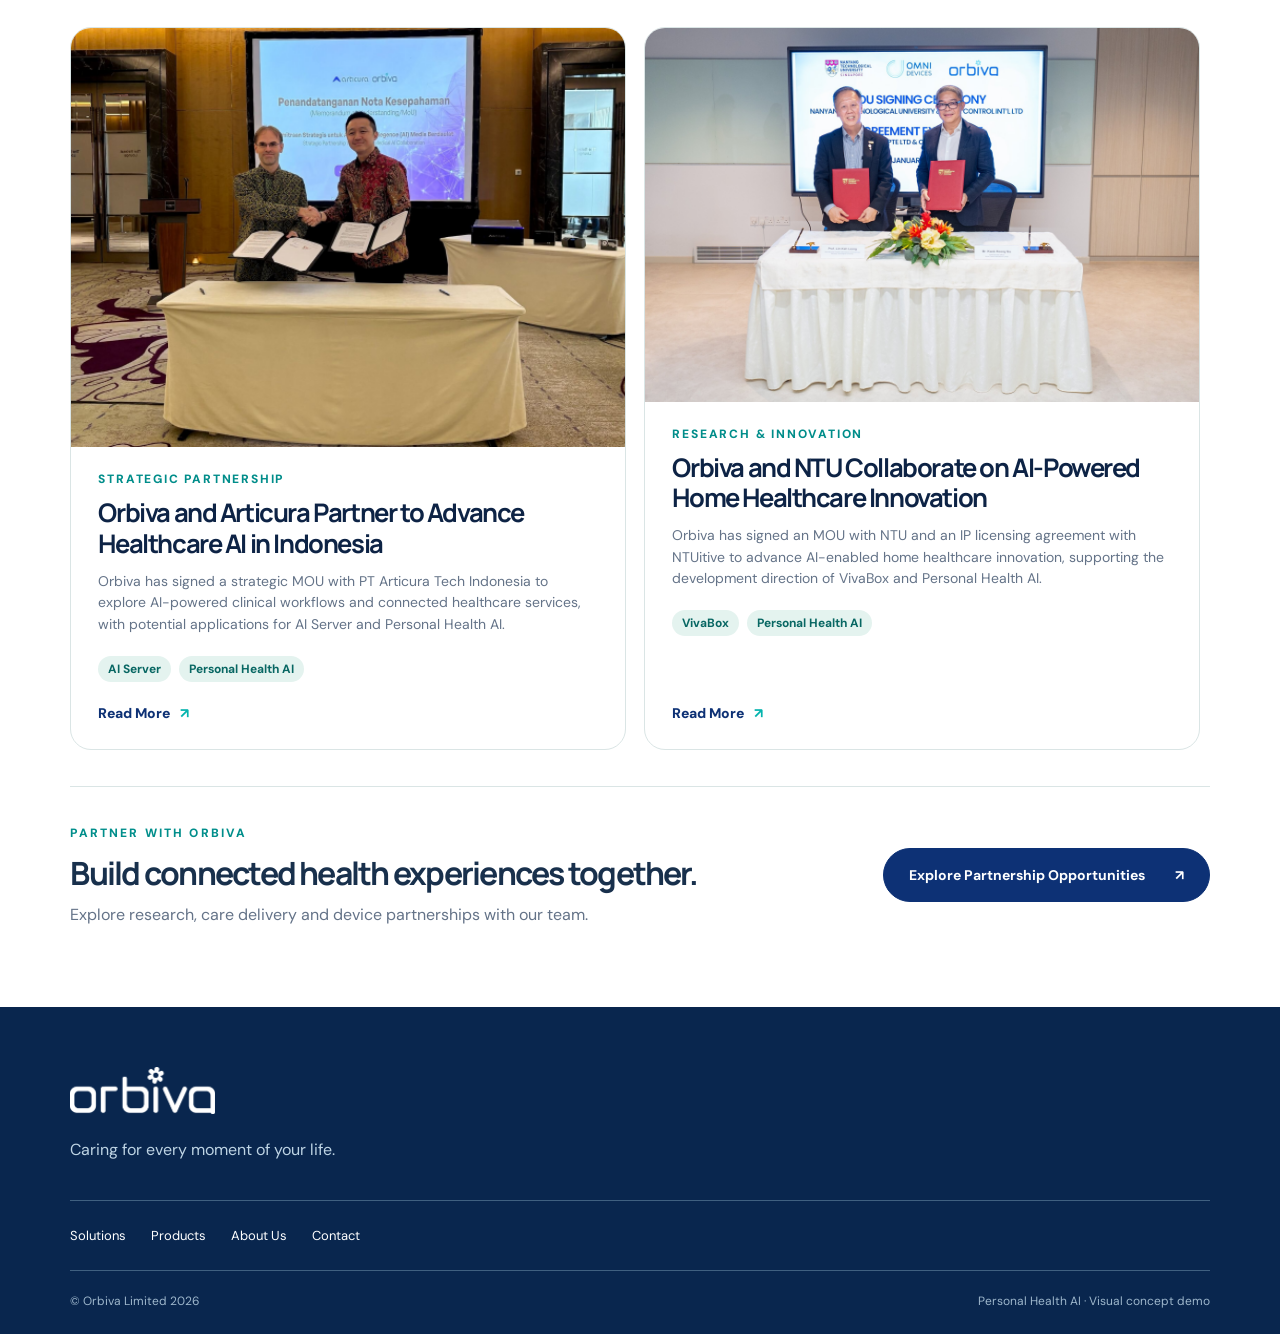
<file: solutions/ongoing-care/index.html>
<!doctype html>
<html lang="en"><head><base href="/"><meta charset="utf-8"><meta name="viewport" content="width=device-width,initial-scale=1"><meta name="theme-color" content="#f7f9f8"><meta name="description" content="Explore Orbiva Ongoing Health: continuous monitoring, recovery support, connected care, and the proposed VivaBox ecosystem."><title>Ongoing Health — Orbiva</title><link rel="stylesheet" href="style.css"></head>
<body><header class="nav"><a href="#/" class="brand" aria-label="Orbiva home"><img src="assets/orbiva-logo.png" alt="Orbiva"></a><nav id="navlinks"><a href="#/">Home</a><a href="#/solutions">Solutions</a><a href="#/products">Products</a><a href="#/about">About Us</a></nav><div class="nav-actions"><a class="nav-contact" href="#/contact">Let's connect <span>↗</span></a><button id="menu" aria-label="Open menu" aria-expanded="false">☰</button></div></header><main id="app"></main><footer><div class="footer-top"><img src="assets/orbiva-logo.png" alt="Orbiva"><p>Caring for every moment of your life.</p></div><div class="footer-links"><a href="#/solutions">Solutions</a><a href="#/products">Products</a><a href="#/about">About Us</a><a href="#/contact">Contact</a></div><div class="footer-bottom"><span>© Orbiva Limited 2026</span><span>Personal Health AI · Visual concept demo</span></div></footer><script src="solutions.js"></script><script src="script.js"></script></body></html>
</file>
<file: style.css>
@import url('https://fonts.googleapis.com/css2?family=DM+Sans:wght@400;500;600;700&family=Manrope:wght@400;500;600;700;800&display=swap');
:root{--navy:#0d3175;--deep:#0d2345;--teal:#05b4ae;--mint:#d8f3ef;--ink:#18304c;--muted:#647388;--paper:#f7f9f8;--line:#dae5e5}*{box-sizing:border-box}html{scroll-behavior:smooth}body{margin:0;background:var(--paper);color:var(--ink);font-family:'DM Sans',Arial,sans-serif}h1,h2,h3,p{margin-top:0}h1,h2,h3{font-family:Manrope,Arial,sans-serif;letter-spacing:-.055em}a{color:inherit;text-decoration:none}button{font:inherit;cursor:pointer}.nav{height:82px;padding:0 5.5%;display:flex;align-items:center;justify-content:space-between;background:rgba(247,249,248,.94);backdrop-filter:blur(16px);position:sticky;top:0;z-index:10;border-bottom:1px solid #e7eded}.brand img{width:132px;display:block}.nav nav{display:flex;gap:34px;font-size:14px;font-weight:600}.nav nav a:hover,.footer-links a:hover{color:var(--teal)}.nav-actions{display:flex;align-items:center;gap:16px}.nav-contact{border:1px solid #a5b5c1;border-radius:99px;padding:12px 19px;font-size:13px;font-weight:700}.nav-contact span{color:var(--teal);margin-left:8px}#menu{display:none;border:0;background:none;font-size:24px;color:var(--navy)}.section{padding:110px 5.5%}.wrap{max-width:1320px;margin:auto}.eyebrow{font-size:12px;letter-spacing:.18em;text-transform:uppercase;color:#008e8b;font-weight:800;margin-bottom:24px}.display{font-size:clamp(49px,6.1vw,94px);line-height:1.06;color:var(--deep);font-weight:700}.section-title{font-size:clamp(38px,4.5vw,68px);line-height:1.13;color:var(--deep);font-weight:700}.lede{font-size:clamp(18px,1.6vw,23px);line-height:1.55;color:#49617a;max-width:680px}.copy{color:#5c6e81;line-height:1.7;font-size:16px}.btn{display:inline-flex;align-items:center;gap:30px;border-radius:99px;padding:17px 25px;font-size:14px;font-weight:700;background:var(--navy);color:white;border:1px solid var(--navy);transition:.2s}.btn:hover{background:#15509a;transform:translateY(-2px)}.btn.ghost{background:transparent;color:var(--navy);border-color:#adc2ca}.btn.ghost:hover{background:#e4f4f1}.hero{min-height:700px;padding:88px 5.5% 55px;display:grid;grid-template-columns:1fr 1fr;gap:4%;align-items:center;background:radial-gradient(circle at 76% 43%,#d8f2ee 0,#e9f7f3 26%,#f8faf9 58%)}.hero-copy{max-width:670px}.hero h1{margin-bottom:25px}.hero-actions{display:flex;gap:12px;flex-wrap:wrap;margin-top:34px}.hero-visual{height:580px;position:relative;border-radius:45% 45% 38% 40%;background:linear-gradient(145deg,#c7e9e6,#e6f6f1 50%,#d4e6f0);overflow:hidden}.hero-visual:before{content:'';position:absolute;width:470px;height:470px;background:#ffffff7d;border-radius:50%;left:10%;top:7%;box-shadow:0 35px 100px #78c5c75c}.hero-visual .product{position:absolute;z-index:2;width:72%;left:15%;top:27%;filter:drop-shadow(0 35px 26px #173e4f44)}.hero-visual .orbit{position:absolute;border:1px solid #ffffffd9;border-radius:50%;inset:10% -10%;transform:rotate(-20deg)}.hero-note{position:absolute;bottom:38px;left:42px;z-index:3;background:#fffdfdeb;padding:14px 19px;border-radius:13px;box-shadow:0 20px 50px #11385a17;font-size:12px;font-weight:700;color:var(--navy)}.hero-note i{display:inline-block;width:7px;height:7px;border-radius:50%;background:var(--teal);margin-right:8px}.scroll-note{display:block;font-size:12px;color:#7c8c9b;margin-top:70px;letter-spacing:.15em;text-transform:uppercase}.problem{background:#fff}.problem-grid{display:grid;grid-template-columns:1fr 1fr;gap:8%;align-items:end}.problem h2{max-width:640px}.problem .lede{max-width:520px}.problem-cards{display:grid;grid-template-columns:repeat(3,1fr);gap:16px;margin-top:65px}.problem-card{border-top:1px solid #b5c7ce;padding:25px 20px 30px 0}.problem-card b{color:var(--teal);font-size:12px}.problem-card h3{font-size:22px;letter-spacing:-.035em;color:var(--deep);margin:24px 0 10px}.problem-card p{color:var(--muted);line-height:1.6}.approach{background:#e9f5f2}.approach-head{text-align:center;max-width:800px;margin:0 auto 58px}.approach-head .lede{margin:auto}.approach-grid{display:grid;grid-template-columns:repeat(3,1fr);gap:18px}.approach-card{background:#fff;border-radius:22px;min-height:385px;padding:32px;display:flex;flex-direction:column;justify-content:space-between;box-shadow:0 15px 45px #327d7910}.approach-icon{height:66px;width:66px;border-radius:50%;display:grid;place-items:center;background:#e3f7f3;color:var(--teal);font-size:28px}.approach-card small{font-weight:800;color:#04a49f;letter-spacing:.14em}.approach-card h3{font-size:33px;color:var(--deep);margin:12px 0}.approach-card p{line-height:1.6;color:var(--muted);max-width:310px}.experiences{background:#fff}.experience-row{display:grid;grid-template-columns:1fr 1fr;gap:7%;align-items:center;padding:44px 0 75px;border-bottom:1px solid var(--line)}.experience-row:nth-child(even) .experience-art{order:-1}.experience-row h3{font-size:clamp(35px,3.8vw,55px);color:var(--deep);line-height:1.15}.experience-row .num{font-size:12px;letter-spacing:.18em;color:var(--teal);font-weight:800}.experience-art{height:390px;border-radius:26px;overflow:hidden;position:relative;background:linear-gradient(135deg,#d6f1eb,#b9dedc)}.experience-art img{width:100%;height:100%;object-fit:cover}.experience-art:after{content:'';position:absolute;inset:0;background:linear-gradient(0deg,#082c4177,transparent 40%)}.art-label{position:absolute;bottom:25px;left:28px;color:white;z-index:2;font-size:13px;font-weight:700}.products{background:#f1f5f5}.product-grid{display:grid;grid-template-columns:1fr 1fr;gap:18px;margin-top:52px}.product-card{background:#fff;border-radius:26px;overflow:hidden}.product-stage{height:390px;display:grid;place-items:center;background:radial-gradient(circle at 50% 45%,#e5f8f4,#d0e8e5 65%,#e7f2ef)}.product-stage.server{background:radial-gradient(circle at 50% 45%,#e7f0f5,#cbdde7 65%,#e9eff2)}.product-stage img{width:76%;max-height:75%;object-fit:contain;filter:drop-shadow(0 25px 22px #193b4a33)}.product-stage.server img{width:74%}.product-info{padding:32px 36px 39px}.status{display:inline-block;font-size:11px;letter-spacing:.11em;text-transform:uppercase;color:#008f8c;background:#e7f7f3;padding:7px 10px;border-radius:20px;font-weight:800}.status.plan{color:#5e7186;background:#eff2f6}.product-info h3{font-size:32px;color:var(--deep);margin:16px 0 8px}.product-info p{color:var(--muted);line-height:1.6}.text-link{font-size:14px;color:var(--navy);font-weight:800;border-bottom:1px solid #6c9eac;padding-bottom:5px}.principles{background:#103679;color:white}.principles .section-title,.principles .eyebrow{color:white}.principle-grid{display:grid;grid-template-columns:repeat(3,1fr);gap:25px;margin-top:60px}.principle{border-top:1px solid #7a9cbd;padding-top:26px}.principle b{color:#69d9d1;font-size:12px}.principle h3{font-size:27px;margin:30px 0 13px;letter-spacing:-.04em}.principle p{line-height:1.65;color:#c6d9e7}.about{background:#fff}.about-grid{display:grid;grid-template-columns:1.1fr .9fr;gap:10%;align-items:center}.about-numbers{display:grid;grid-template-columns:1fr 1fr;gap:14px}.number-tile{background:#f1f7f5;border-radius:20px;padding:32px;min-height:180px}.number-tile strong{font:700 45px Manrope;color:var(--navy);letter-spacing:-.06em}.number-tile span{display:block;color:#667d88;font-size:13px;line-height:1.5;margin-top:10px}.number-tile.wide{grid-column:span 2;min-height:145px}.number-tile.wide strong{font-size:24px}.closing{background:linear-gradient(115deg,#dff3ef,#f5faf8);text-align:center}.closing .wrap{max-width:770px}.closing .lede{margin:0 auto 32px}.page-hero{background:linear-gradient(120deg,#e5f5f1,#f7faf9);padding:110px 5.5% 100px}.page-hero .wrap{max-width:1320px}.page-hero h1{max-width:900px}.page-section{padding:80px 5.5%;background:#fff}.page-section.alt{background:#f1f7f6}.feature-list{display:grid;grid-template-columns:repeat(3,1fr);gap:18px;margin-top:35px}.feature{border:1px solid var(--line);border-radius:18px;padding:28px;background:#fff}.feature h3{font-size:25px;color:var(--deep)}.feature p{color:var(--muted);line-height:1.6}.disclaimer{font-size:12px;color:#667b8d;margin-top:24px;line-height:1.6}.contact-panel{background:#e5f4f0;border-radius:26px;padding:45px;max-width:820px}.contact-panel p{max-width:600px}.contact-panel a{display:inline-block;margin-top:20px}.mini-kicker{color:#008d8a;font-weight:800;font-size:12px;letter-spacing:.15em;text-transform:uppercase}.split{display:grid;grid-template-columns:1fr 1fr;gap:7%;align-items:center}.split img{width:100%;object-fit:contain;background:#e5f2f0;border-radius:24px;padding:45px;min-height:330px}.split h2{font-size:clamp(34px,4vw,54px)}footer{background:#09264e;color:white;padding:60px 5.5% 25px}.footer-top img{width:145px;filter:brightness(0) invert(1)}.footer-top p{margin:20px 0 40px;color:#bed4e4}.footer-links{display:flex;gap:25px;flex-wrap:wrap;font-size:13px;padding:26px 0;border-top:1px solid #406080;border-bottom:1px solid #406080}.footer-bottom{display:flex;justify-content:space-between;gap:20px;margin-top:22px;color:#9eb7cc;font-size:12px}@media(max-width:900px){.nav nav{display:none;position:absolute;left:0;right:0;top:82px;background:#f7f9f8;padding:25px 6%;box-shadow:0 15px 20px #1234}.nav nav.open{display:flex;flex-direction:column}.nav-contact{display:none}#menu{display:block}.hero{grid-template-columns:1fr;min-height:0}.hero-visual{height:460px}.problem-grid,.about-grid,.split{grid-template-columns:1fr}.approach-grid,.problem-cards,.principle-grid,.feature-list{grid-template-columns:1fr 1fr}.experience-row{gap:4%}}@media(max-width:640px){.nav{height:70px}.nav nav{top:70px}.brand img{width:114px}.section,.page-section{padding:75px 6%}.hero{padding:66px 6% 40px}.hero-visual{height:330px;margin-top:20px}.hero-visual .product{top:30%}.hero-note{left:15px;bottom:15px}.scroll-note{margin-top:45px}.problem-cards,.approach-grid,.product-grid,.principle-grid,.feature-list{grid-template-columns:1fr}.approach-card{min-height:260px}.experience-row{grid-template-columns:1fr;padding:35px 0 55px}.experience-row:nth-child(even) .experience-art{order:0}.experience-art{height:270px}.product-stage{height:275px}.page-hero{padding:80px 6%}.footer-bottom{flex-direction:column}.number-tile{padding:24px}.display{font-size:47px}}

/* Family lifestyle image updates */
.hero-visual.hero-family{border-radius:28px;background:#dcefea}.hero-visual.hero-family:before{display:none}.hero-family .hero-photo{width:100%;height:100%;display:block;object-fit:cover;object-position:53% center}.hero-family .hero-note{bottom:24px;left:24px}@media(max-width:640px){.hero-family .hero-photo{object-position:54% center}}

/* About highlights */
.about-numbers .number-tile strong{color:#5fc4be}.about-numbers .number-tile span{color:#42566f;font-size:16px;font-weight:700}.about-numbers .number-tile.wide strong{font-size:38px}@media(max-width:640px){.about-numbers .number-tile.wide strong{font-size:34px}}

/* Solutions experience */
.health-card-grid{display:grid;grid-template-columns:repeat(3,minmax(0,1fr));gap:20px;margin-top:46px}
.health-card{display:flex;flex-direction:column;background:#fff;border:1px solid #e3ebeb;border-radius:24px;overflow:hidden;min-height:590px;transition:transform .25s ease,box-shadow .25s ease,border-color .25s ease}
.health-card:hover,.health-card:focus-visible{transform:translateY(-5px);box-shadow:0 22px 50px #173e5b17;border-color:#afd8d3;outline:none}
.health-card-image{height:258px;overflow:hidden;background:#dceeea}
.health-card-image img{width:100%;height:100%;object-fit:cover;transition:transform .5s ease}
.health-card:hover .health-card-image img{transform:scale(1.045)}
.health-card-body{padding:29px 28px 31px;display:flex;flex-direction:column;flex:1}
.health-card-body h3{font-size:clamp(25px,2.1vw,32px);line-height:1.2;color:var(--deep);margin:15px 0}
.health-card-body p{color:var(--muted);line-height:1.6;font-size:15px;margin-bottom:28px}
.health-card-link{margin-top:auto;color:var(--navy);font-size:14px;font-weight:800;display:inline-flex;align-items:center;gap:10px}
.health-card-link span{color:var(--teal)}
.experiences .lede{max-width:760px}
.solution-page{overflow:hidden}.solution-hero{padding:88px 5.5% 55px;background:linear-gradient(180deg,#eff8f6 0,#fff 82%)}
.solution-hero .display{max-width:1000px;font-size:clamp(50px,6vw,88px);margin-bottom:25px}
.solution-hero .lede{max-width:760px;margin-bottom:42px}
.solution-hero-photo{height:min(52vw,570px);min-height:340px;border-radius:28px;overflow:hidden;position:relative;background:#e1eeec}
.solution-hero-photo img{display:block;width:100%;height:100%;object-fit:cover;object-position:center}
.solution-hero-photo span{position:absolute;bottom:18px;right:20px;color:white;background:#153a5188;padding:8px 11px;border-radius:99px;font-size:11px;letter-spacing:.04em}
.solution-disclosure{font-size:12px;color:#63788b;line-height:1.6;margin:16px 0 0}
.solution-main{background:#fff}.main-feature{display:grid;grid-template-columns:1fr 1fr;min-height:575px;background:#edf6f3;border-radius:28px;overflow:hidden;margin-top:24px}
.main-feature-copy{padding:clamp(35px,4.6vw,70px);display:flex;flex-direction:column;align-items:flex-start;justify-content:center}
.main-feature-copy h2{font-size:clamp(36px,3.5vw,56px);line-height:1.12;color:var(--deep);margin:18px 0}
.main-feature-copy .lede{font-size:19px}.main-feature-copy .copy{max-width:560px}
.main-feature-visual{display:grid;place-items:center;padding:40px;background:radial-gradient(circle at 65% 33%,#d0ece8,#bedfdc 48%,#a9d3d1)}
.main-product-line{display:flex;align-items:center;gap:15px;margin-top:24px;padding-top:18px;border-top:1px solid #bfd7d5;color:var(--navy);font-size:13px;font-weight:700}
.main-product-line img{width:86px;height:64px;object-fit:contain}
.concept-screen{width:min(100%,430px);border:9px solid #f7f5ee;background:#f8fbfa;border-radius:25px;box-shadow:0 23px 50px #22485535;transform:rotate(-2deg);overflow:hidden}
.concept-top{height:50px;background:white;display:flex;align-items:center;gap:8px;padding:0 15px;color:#284e72;font-weight:800;font-size:12px;border-bottom:1px solid #e0eaeb}
.concept-dot{width:9px;height:9px;background:var(--teal);border-radius:50%}.concept-demo{font:800 10px 'DM Sans',Arial,sans-serif;letter-spacing:.13em;color:#008f8b;background:#e0f5f1;padding:7px 9px;border-radius:99px;white-space:nowrap}
.concept-top .concept-demo{margin-left:auto}.concept-body{padding:27px}.concept-hello{color:#4f8291;font-size:12px;font-weight:800;letter-spacing:.08em;text-transform:uppercase;margin-bottom:7px}.concept-body h3{font-size:27px;color:var(--deep);margin-bottom:22px}
.concept-chart{height:116px;display:flex;align-items:flex-end;gap:10px;padding:15px 18px 0;background:linear-gradient(180deg,#f7fbfb,#e9f5f3);border-radius:13px;margin-bottom:17px}
.concept-chart i{display:block;flex:1;background:linear-gradient(180deg,#44c8c0,#0b7f9a);border-radius:7px 7px 0 0;opacity:.8}
.concept-rows{display:grid;gap:8px}.concept-rows>div{display:flex;align-items:center;gap:11px;background:#fff;border-radius:10px;padding:11px;font-size:12px;color:#425f74;font-weight:700}.concept-rows>div>span:last-child{margin-left:auto;color:var(--teal)}.concept-row-icon{width:26px;height:26px;border-radius:8px;display:grid;place-items:center;color:#008f8b;background:#e4f7f3}
.solution-support{background:#f5f8f7}.support-grid{display:grid;grid-template-columns:repeat(2,minmax(0,1fr));gap:20px;margin-top:44px}.support-card{background:#fff;border:1px solid #e4eded;border-radius:26px;overflow:hidden;transition:transform .2s ease,box-shadow .2s ease}.support-card:hover{transform:translateY(-3px);box-shadow:0 16px 35px #143d5e12}.support-content{padding:32px 35px 34px}.support-content h3{font-size:clamp(29px,2.8vw,39px);line-height:1.2;color:var(--deep);margin:16px 0}.support-content>p{color:var(--muted);line-height:1.65;font-size:16px;min-height:78px}.support-photo,.support-ui{height:290px;overflow:hidden;background:#cfe6e2}.support-photo img{width:100%;height:100%;object-fit:cover}.support-ui{display:grid;place-items:center;padding:25px;background:linear-gradient(145deg,#e5f6f2,#c2dfde)}.support-ui.habits{background:linear-gradient(145deg,#e1eff4,#c6e1e0)}.support-ui.summary{background:linear-gradient(145deg,#e6edf7,#d2e8e6)}.support-ui-panel{width:min(100%,380px);padding:26px 29px;background:#fff;border-radius:20px;box-shadow:0 18px 38px #1a52621f;transform:rotate(2deg)}.support-ui-panel h4{font:700 24px Manrope,Arial,sans-serif;letter-spacing:-.04em;color:var(--deep);margin:22px 0 17px}.support-ui-line{padding:11px 0;border-top:1px solid #e3ecec;color:#52697c;font-size:13px;font-weight:700;display:flex;gap:10px}.support-ui-line span{color:var(--teal)}
.feature-expand{border-top:1px solid #d9e6e5;margin-top:27px;padding-top:14px}.feature-expand summary{list-style:none;display:flex;align-items:center;justify-content:space-between;gap:20px;color:var(--navy);font-size:13px;font-weight:800;cursor:pointer}.feature-expand summary::-webkit-details-marker{display:none}.expand-plus{font-size:27px;line-height:1;width:33px;height:33px;border-radius:50%;display:grid;place-items:center;background:#e5f5f2;color:#008f8b;transition:transform .2s}.feature-expand[open] .expand-plus{transform:rotate(45deg)}.feature-expand p{color:var(--muted);line-height:1.65;font-size:14px;margin:15px 0 0}.feature-expand summary:focus-visible{outline:2px solid var(--teal);outline-offset:4px}
.solution-workflow{background:#fff}.solution-workflow .lede{max-width:850px}.workflow-steps{display:flex;gap:12px;margin-top:47px}.workflow-step{flex:1;min-height:148px;background:#eef6f4;border-radius:19px;padding:22px;position:relative;display:flex;flex-direction:column;justify-content:space-between}.workflow-step:not(:last-child):after{content:'→';position:absolute;right:-18px;top:49%;z-index:2;color:#0a9e9c;background:#fff;border-radius:50%;width:24px;height:24px;text-align:center;line-height:24px}.workflow-step b{font-size:12px;color:#009f9b}.workflow-step span{font:700 17px Manrope,Arial,sans-serif;line-height:1.3;color:var(--deep)}
.solution-product{background:#e7f3f0}.product-cta-grid{display:grid;grid-template-columns:1fr 1fr;gap:7%;align-items:center}.product-cta-image{min-height:420px;border-radius:26px;background:radial-gradient(circle,#fff,#cde5e0);display:grid;place-items:center;padding:40px}.product-cta-image img{width:min(90%,570px);filter:drop-shadow(0 25px 25px #244b4c32)}.solution-product .btn{margin-top:20px}.solution-partner{background:#103679;color:white;text-align:center}.solution-partner .wrap{max-width:860px}.solution-partner .eyebrow,.solution-partner .section-title{color:white}.solution-partner .lede{color:#c9dfe9;margin:0 auto 30px}.solution-partner .btn{background:#fff;color:var(--navy);border-color:#fff}.solution-partner .btn:hover{background:#e7f8f5}
.vivabox-hero-stage{height:500px;border-radius:28px;background:radial-gradient(circle at center,#fff,#d7eeea);display:grid;place-items:center;position:relative;padding:45px}.vivabox-hero-stage img{width:min(75%,680px);max-height:100%;object-fit:contain;filter:drop-shadow(0 25px 25px #1b465230)}.vivabox-hero-stage span{position:absolute;bottom:18px;right:20px;color:#607989;font-size:11px}.product-detail-grid{display:grid;grid-template-columns:repeat(3,1fr);gap:18px;margin-top:42px}.product-detail-grid article{background:#f0f7f5;padding:30px;border-radius:20px}.product-detail-grid h3{font-size:25px;color:var(--deep);margin:15px 0}.product-detail-grid p{line-height:1.6;color:var(--muted)}
.route-enter{animation:routeIn .35s ease both}.reveal{opacity:0;transform:translateY(18px);transition:opacity .55s ease,transform .55s ease}.reveal.visible{opacity:1;transform:translateY(0)}@keyframes routeIn{from{opacity:.65}to{opacity:1}}
@media(max-width:1000px){.health-card-grid{gap:14px}.health-card{min-height:620px}.health-card-image{height:210px}.main-feature{grid-template-columns:1fr}.main-feature-visual{min-height:480px}.workflow-steps{flex-wrap:wrap}.workflow-step{flex:1 1 30%;min-width:170px}.workflow-step:after{display:none}}
@media(max-width:700px){.health-card-grid,.support-grid,.product-detail-grid{grid-template-columns:1fr}.health-card{min-height:0}.health-card-image{height:260px}.solution-hero{padding:66px 6% 45px}.solution-hero-photo{height:330px;min-height:0;border-radius:20px}.solution-hero .display{font-size:clamp(44px,10vw,65px)}.main-feature-copy{padding:34px 27px}.main-feature-visual{min-height:395px;padding:25px}.concept-screen{transform:none}.concept-body{padding:20px}.support-photo,.support-ui{height:250px}.support-content{padding:27px}.support-content>p{min-height:0}.workflow-steps{display:grid;grid-template-columns:1fr 1fr}.workflow-step{min-height:125px}.product-cta-grid{grid-template-columns:1fr}.product-cta-image{min-height:300px}.solution-product .section-title{margin-top:30px}.vivabox-hero-stage{height:340px}.vivabox-hero-stage img{width:95%}}
@media(max-width:420px){.workflow-steps{grid-template-columns:1fr}.health-card-image{height:225px}.solution-hero-photo{height:280px}}
@media(prefers-reduced-motion:reduce){.route-enter{animation:none}.reveal{opacity:1;transform:none;transition:none}.health-card,.health-card-image img,.support-card,.expand-plus{transition:none}}

/* Stacked Health Experiences on the homepage */
.experience-list{margin-top:47px}.experience-list .experience-row{color:inherit;transition:background .2s ease}.experience-list .experience-row:hover h3,.experience-list .experience-row:focus-visible h3{color:var(--navy)}.experience-list .experience-row:focus-visible{outline:2px solid var(--teal);outline-offset:6px}.experience-list .experience-art img{transition:transform .45s ease}.experience-list .experience-row:hover .experience-art img{transform:scale(1.035)}.experience-list .experience-row:last-child{border-bottom:0;padding-bottom:0}@media(max-width:640px){.experience-list{margin-top:22px}.experience-list .experience-row{gap:24px}.experience-list .experience-art{margin-top:5px}}

/* Supplied high-resolution product photography includes its own scene background. */
.product-stage.photo-stage{background:#f7f5f1;overflow:hidden}
.product-stage.photo-stage img,.product-stage.photo-stage.server img{width:100%;height:100%;max-height:none;object-fit:cover;filter:none}
.product-stage.photo-stage.server img{object-position:60% center}
.split img.catalog-photo{height:390px;min-height:0;padding:0;object-fit:cover;background:#f7f5f1}
.split img.catalog-photo.server-photo{object-position:60% center}
.product-cta-image{padding:0;overflow:hidden;background:#f7f5f1}
.product-cta-image img{width:100%;height:100%;min-height:420px;object-fit:cover;filter:none}
.vivabox-hero-stage{padding:0;overflow:hidden;background:#f7f5f1}
.vivabox-hero-stage img{width:100%;height:100%;max-height:none;object-fit:cover;filter:none}
.vivabox-hero-stage span{background:#ffffffd9;padding:7px 10px;border-radius:8px;color:#375269}
.main-product-line img{object-fit:cover;border-radius:8px}
@media(max-width:700px){.product-cta-image img{min-height:300px}.split img.catalog-photo{height:280px}.vivabox-hero-stage img{width:100%}}

/* Real-location photography gives the concept UI a home context. */
.main-feature-visual{position:relative;isolation:isolate;overflow:hidden;background:#e0ece8}
.main-feature-visual::before{content:"";position:absolute;inset:0;z-index:-2;background-image:var(--scene-photo);background-size:cover;background-position:center;filter:saturate(.82)}
.main-feature-visual::after{content:"";position:absolute;inset:0;z-index:-1;background:linear-gradient(125deg,#102b3a50,#1d3a4130 45%,#112d384d)}
.main-feature-visual .concept-screen{box-shadow:0 24px 60px #0a263a55;background:#f8fbfaf2;backdrop-filter:blur(8px)}
.hero-family .hero-photo,.experience-art img,.health-card-image img,.solution-hero-photo img,.support-photo img{filter:saturate(.86) contrast(1.02)}
.solution-hero-photo:has(img[src*="health-concierge-video-real"]) img,.experience-art:has(img[src*="health-concierge-video-real"]) img,.health-card-image:has(img[src*="health-concierge-video-real"]) img,.support-photo:has(img[src*="health-concierge-video-real"]) img{filter:brightness(1.22) saturate(.8)}

/* Quiet, everyday framing for the replacement family photograph. */
.hero-family .hero-photo{object-position:50% 38%}
@media(max-width:640px){.hero-family .hero-photo{object-position:50% 36%}}

/* Lifestyle-led support cards with readable, clearly labelled concept overlays. */
.support-scene{height:330px;position:relative;overflow:hidden;background:#dce9e7}
.support-scene-photo{display:block;width:100%;height:100%;object-fit:cover;filter:saturate(.86) contrast(1.04)}
.support-scene.guidance .support-scene-photo{object-position:45% 55%}
.support-scene.habits .support-scene-photo{object-position:center 42%}
.support-scene.summary .support-scene-photo{object-position:center 48%}
.support-scene-shade{position:absolute;inset:0;background:linear-gradient(90deg,#092d3b70,#092d3b09 65%)}
.support-scene-panel{position:absolute;left:24px;bottom:22px;width:min(62%,310px);background:#fffffff0;backdrop-filter:blur(9px);border:1px solid #ffffffa8;border-radius:17px;padding:15px 18px;box-shadow:0 18px 45px #061d2942}
.support-scene-panel h4{font:700 19px Manrope,Arial,sans-serif;letter-spacing:-.04em;line-height:1.2;color:var(--deep);margin:10px 0 8px}
.support-scene-line{display:flex;align-items:center;gap:8px;border-top:1px solid #dce8e7;padding:6px 0;color:#425f74;font-size:11px;font-weight:700}
.support-scene-line span{color:#008f8b;font-size:14px}
@media(max-width:700px){.support-scene{height:275px}.support-scene-panel{left:15px;bottom:15px;width:min(70%,290px)}}

/* Technology page: editorial progression from principles to product concepts. */
.tech-hero{background:linear-gradient(125deg,#edf7f4,#f9faf8 60%,#e5f0ed)}
.tech-hero .display{max-width:1050px}.tech-hero .lede{max-width:790px}
.tech-story{background:#fff}.tech-story>.wrap>.lede{max-width:720px}.tech-story-list{display:grid;gap:24px;margin-top:58px}
.tech-story-row{display:grid;grid-template-columns:1fr 1fr;min-height:440px;border-radius:28px;overflow:hidden;background:#f2f7f5}
.tech-story-row:nth-child(even) .tech-story-photo{order:2}.tech-story-row:nth-child(even) .tech-story-copy{order:1}
.tech-story-photo{position:relative;min-height:410px;overflow:hidden;background:#dbece8}.tech-story-photo img{width:100%;height:100%;object-fit:cover;filter:saturate(.84)}
.tech-story-row:first-child .tech-story-photo img{object-position:center 38%}.tech-story-row:nth-child(2) .tech-story-photo img{object-position:48% center}
.tech-story-photo span{position:absolute;left:28px;bottom:26px;background:#fffffff0;color:#0b3b63;border-radius:99px;padding:11px 15px;font-size:11px;font-weight:800;letter-spacing:.13em}
.tech-story-copy{padding:clamp(35px,5vw,76px);display:flex;flex-direction:column;justify-content:center;align-items:flex-start}
.tech-story-copy h3{font-size:clamp(37px,4vw,58px);line-height:1.12;color:var(--deep);margin:16px 0 22px}
.tech-story-copy p{color:#536b7d;font-size:18px;line-height:1.65;max-width:560px}.tech-story-note{margin-top:28px;padding-top:15px;border-top:1px solid #cbdedb;width:100%;font-size:12px;color:#628080}
.tech-foundation{background:#e7f2ef}.tech-foundation-head{display:flex;align-items:end;justify-content:space-between;gap:60px}.tech-foundation-head .section-title{max-width:650px}.tech-foundation-head .lede{max-width:430px}
.tech-product-grid{display:grid;grid-template-columns:1fr 1fr;gap:20px;margin-top:55px}.tech-product{background:#fff;border-radius:26px;overflow:hidden}.tech-product img{width:100%;height:310px;object-fit:cover;display:block}.tech-product:nth-child(2) img{object-position:60% center}.tech-product>div{padding:30px 35px 35px}.tech-product h3{font-size:32px;color:var(--deep);margin:16px 0 8px}.tech-product p{color:#5e7181;line-height:1.65;max-width:550px}.tech-disclosure{font-size:12px;line-height:1.6;color:#617987;margin-top:25px}
@media(max-width:850px){.tech-story-row{grid-template-columns:1fr}.tech-story-row:nth-child(even) .tech-story-photo,.tech-story-row:nth-child(even) .tech-story-copy{order:initial}.tech-story-photo{min-height:320px;height:320px}.tech-foundation-head{display:block}.tech-product-grid{grid-template-columns:1fr}}
@media(max-width:640px){.tech-story-photo{min-height:250px;height:250px}.tech-story-copy{padding:31px 28px}.tech-story-copy p{font-size:16px}.tech-product img{height:250px}}

.contact-layout{display:grid;grid-template-columns:minmax(0,1.55fr) minmax(280px,.75fr);gap:clamp(48px,6vw,100px);align-items:start}.contact-heading{font-size:clamp(32px,4vw,52px);color:var(--deep);margin-bottom:36px}.contact-form{display:grid;gap:20px}.contact-name-row{display:grid;grid-template-columns:1fr 1fr;gap:20px}.contact-form label{display:grid;gap:9px;font-size:11px;letter-spacing:.17em;text-transform:uppercase;font-weight:800;color:#008e8b}.contact-form input,.contact-form select,.contact-form textarea{width:100%;border:1px solid var(--line);border-radius:3px;background:#fff;padding:15px 16px;color:var(--deep);font:15px 'DM Sans',Arial,sans-serif;letter-spacing:0;resize:vertical}.contact-form input:focus,.contact-form select:focus,.contact-form textarea:focus{outline:2px solid var(--teal);outline-offset:1px}.contact-form input::placeholder,.contact-form textarea::placeholder{color:#91a2b5}.contact-submit{border:0;background:#00aaa5;color:white;font-weight:800;padding:16px 20px}.contact-submit:hover{background:#008f8b}.contact-note{font-size:12px;color:var(--muted);line-height:1.5;margin:0}.contact-details{padding-top:6px}.office{padding:20px 0;border-bottom:1px solid var(--line);font-size:18px;color:var(--deep)}.contact-methods{padding-top:40px;display:grid;justify-items:start;gap:14px}.contact-methods .eyebrow{margin:0}.contact-email{font-weight:800;color:var(--deep)}.linkedin-button{display:inline-flex;border:1px solid #a5b5c1;border-radius:99px;padding:13px 19px;color:var(--navy);font-size:13px;font-weight:800;margin-top:12px}.linkedin-button:hover{background:#e8f5f2}@media(max-width:760px){.contact-layout{grid-template-columns:1fr;gap:58px}.contact-name-row{grid-template-columns:1fr}}

/* V2 extends the established cards and typography for two solutions and the device ecosystem. */
.solution-tags{display:flex;flex-wrap:wrap;gap:8px;margin:20px 0 27px}.solution-tags span{font-size:11px;font-weight:800;color:#087d7a;background:#e5f5f2;border-radius:99px;padding:8px 11px;white-space:nowrap}.experience-row .solution-tags{margin:18px 0 24px}.health-card-body .solution-tags{margin-top:auto}.health-card-grid:has(.health-card:nth-child(2):last-child){grid-template-columns:repeat(2,minmax(0,1fr));max-width:1050px;margin-left:auto;margin-right:auto}.solution-intro{background:#fff}.solution-intro .lede{max-width:900px}.solution-support .support-grid{grid-template-columns:repeat(3,minmax(0,1fr))}.solution-support .support-scene{height:280px}.solution-support .support-content{padding:27px}.solution-support .support-content h3{font-size:clamp(26px,2.15vw,34px)}.solution-support .support-content>p{min-height:110px}.solution-support .support-scene-panel{width:min(76%,285px);left:16px;bottom:16px;padding:12px 14px}.solution-support .support-scene-panel h4{font-size:17px}.ecosystem-grid{display:grid;grid-template-columns:1.2fr 1fr;gap:20px;margin-top:42px}.ecosystem-hub{display:grid;grid-template-rows:1fr auto;background:white;border-radius:26px;overflow:hidden;min-height:530px}.ecosystem-hub img{width:100%;height:310px;object-fit:cover}.ecosystem-hub>div{padding:28px}.ecosystem-hub h3{font-size:36px;color:var(--deep);margin:10px 0}.ecosystem-hub p{line-height:1.6;color:var(--muted)}.ecosystem-devices{display:grid;gap:12px}.ecosystem-device{display:grid;grid-template-columns:90px 1fr;column-gap:18px;align-items:center;background:white;border-radius:18px;padding:12px 18px}.ecosystem-device-art{grid-row:span 2;display:grid;place-items:center;height:76px;background:#f0f7f5;border:1px dashed #accdca;border-radius:13px;color:#78aaa8;font:800 19px Manrope,Arial,sans-serif}.ecosystem-device strong{color:var(--deep);font-size:17px;align-self:end}.ecosystem-device>span:last-child{color:var(--muted);font-size:11px;align-self:start;margin-top:4px}.workflow-step small{font-size:12px;line-height:1.5;color:var(--muted);margin-top:12px}.solution-cta-actions{display:flex;justify-content:center;gap:14px;flex-wrap:wrap}.device-grid{display:grid;grid-template-columns:repeat(3,minmax(0,1fr));gap:20px;margin-top:45px}.device-card{background:white;border:1px solid var(--line);border-radius:23px;overflow:hidden}.device-placeholder{height:240px;background:linear-gradient(145deg,#ecf6f4,#f6f8f7);display:grid;place-items:center;border-bottom:1px solid var(--line);color:#5a8585;text-align:center;font-size:12px;font-weight:800;line-height:1.5;letter-spacing:.06em;text-transform:uppercase}.device-placeholder span{border:1px dashed #a9c9c6;border-radius:12px;padding:18px}.device-card-copy{padding:26px}.device-card h3{font-size:26px;color:var(--deep);margin:12px 0}.device-card p{color:var(--muted);font-size:14px;line-height:1.6}.device-card dl{display:grid;grid-template-columns:90px 1fr;gap:8px 12px;font-size:12px;line-height:1.5;border-top:1px solid var(--line);padding-top:18px}.device-card dt{color:#008f8b;font-weight:800}.device-card dd{margin:0;color:var(--deep)}.device-relationship{border-top:1px solid var(--line);padding-top:14px}.solution-hero-photo:has(img[src*="ongoing-family-supplied"]) img{object-position:center 42%}
@media(max-width:1050px){.solution-support .support-grid,.device-grid{grid-template-columns:repeat(2,minmax(0,1fr))}.ecosystem-grid{grid-template-columns:1fr}}
@media(max-width:700px){.health-card-grid:has(.health-card:nth-child(2):last-child),.solution-support .support-grid,.device-grid{grid-template-columns:1fr}.solution-support .support-content>p{min-height:0}.ecosystem-hub{min-height:0}.ecosystem-hub img{height:260px}.ecosystem-device{grid-template-columns:75px 1fr}.ecosystem-device-art{height:68px}.solution-tags span{white-space:normal}}
/* Keep user-supplied scenes complete, including their embedded captions. */
.hero-visual.hero-family{height:auto;aspect-ratio:1558/1010;align-self:center}.hero-family .hero-photo{object-fit:contain;filter:none}.experience-art:has(img[src*="ongoing-family-supplied"]){height:auto;aspect-ratio:1568/1003;background:#f7f9f8}.experience-art:has(img[src*="ongoing-family-supplied"]) img{object-fit:contain;filter:none}.experience-art:has(img[src*="ongoing-family-supplied"]):after{display:none}.solution-hero-photo:has(img[src*="ongoing-family-supplied"]){height:auto;min-height:0;aspect-ratio:1568/1003}.solution-hero-photo:has(img[src*="ongoing-family-supplied"]) img{object-fit:contain;filter:none}
@media(max-width:640px){.hero-visual.hero-family{height:auto}.experience-art:has(img[src*="ongoing-family-supplied"]){height:auto}}

/* Supplied product visuals retain their original shape, screen, color and maker marks. */
.device-photo{height:240px;background:#fff;display:grid;place-items:center;border-bottom:1px solid var(--line);overflow:hidden}.device-photo img{display:block;width:100%;height:100%;object-fit:contain}.ecosystem-device-image{grid-row:span 2;width:90px;height:76px;object-fit:contain;background:#fff;border-radius:13px}.ecosystem-hub img{object-fit:contain;background:#fff}.split img.catalog-photo{object-fit:contain;background:#fff}.vivabox-hero-stage img{object-fit:contain;background:#fff}
@media(max-width:700px){.ecosystem-device-image{width:75px;height:68px}}
.device-photo{position:relative}.device-photo img{position:absolute;inset:0;width:100%;height:100%;max-height:100%;object-fit:contain}

/* Homepage news cards extend the existing card, type and color language. */
.latest-news{background:#fff}.latest-news .lede{max-width:800px}.news-grid{display:grid;grid-template-columns:repeat(2,minmax(0,1fr));gap:22px;margin-top:48px}.news-card{background:#fff;border:1px solid var(--line);border-radius:26px;overflow:hidden;display:flex;flex-direction:column;transition:transform .25s ease,box-shadow .25s ease}.news-card:hover{transform:translateY(-3px);box-shadow:0 18px 38px #12385814}.news-visual{height:260px;background:linear-gradient(135deg,#dcefeb,#eef8f5);display:flex;flex-direction:column;align-items:center;justify-content:center;gap:17px}.news-visual-research{background:linear-gradient(135deg,#e2ebf3,#f2f7f8)}.news-visual img{width:160px;max-width:55%;height:auto;object-fit:contain}.news-visual span{font-size:11px;letter-spacing:.12em;text-transform:uppercase;color:#587d85;font-weight:800}.news-card-body{padding:32px 34px 36px;display:flex;flex-direction:column;flex:1}.news-card-body h3{font-size:clamp(27px,2.4vw,37px);line-height:1.2;color:var(--deep);margin:15px 0}.news-card-body p{font-size:15px;line-height:1.65;color:var(--muted);margin-bottom:30px}.news-card-body .health-card-link{margin-top:auto}.news-card-body .health-card-link:hover{color:var(--teal)}
@media(max-width:700px){.news-grid{grid-template-columns:1fr;gap:18px;margin-top:34px}.news-visual{height:210px}.news-card-body{padding:27px}.news-card-body h3{font-size:28px}}
@media(prefers-reduced-motion:reduce){.news-card{transition:none}}
/* VivaBox-centered solution details and partner invitation */
.solution-support .feature-expand[open]{margin-top:24px}
.experience-detail{padding-top:20px;display:grid;gap:20px}
.experience-detail h4{font:800 14px Manrope,Arial,sans-serif;color:var(--deep);margin:0 0 9px}
.experience-detail-core{display:grid;grid-template-columns:76px 1fr;gap:15px;align-items:start}
.experience-detail-core img{width:76px;height:76px;object-fit:contain;background:#eef7f5;border-radius:13px}
.experience-detail p{margin:0;color:var(--muted);font-size:13px;line-height:1.6}
.experience-detail-tags{display:flex;flex-wrap:wrap;gap:7px}
.experience-detail-tags span{display:inline-flex;align-items:center;border-radius:99px;background:#eaf6f3;color:#126c6e;padding:7px 10px;font-size:11px;font-weight:700;line-height:1.3}
.experience-detail .experience-detail-note{border-top:1px solid var(--line);padding-top:14px;font-size:11px}
.solution-partnership{background:#e7f3f0}
.solution-partnership .wrap{max-width:1120px}
.solution-partnership .section-title{max-width:840px}
.solution-partnership .lede{max-width:780px}
.partner-category-list{display:grid;grid-template-columns:repeat(3,minmax(0,1fr));gap:10px;margin:34px 0}
.partner-category-list>span{display:flex;align-items:center;gap:13px;min-height:72px;padding:17px 20px;background:white;border:1px solid #dbeae6;border-radius:16px;color:var(--deep);font-size:14px;font-weight:700;line-height:1.4}
.partner-category-list>span>span{color:var(--teal);font-size:19px}
@media(max-width:900px){.partner-category-list{grid-template-columns:repeat(2,minmax(0,1fr))}}
@media(max-width:700px){.partner-category-list{grid-template-columns:1fr}.partner-category-list>span{min-height:58px}.experience-detail-core{grid-template-columns:64px 1fr}.experience-detail-core img{width:64px;height:64px}}
/* Compact news cards with supplied event photography */
.latest-news{padding-top:78px;padding-bottom:82px}
.latest-news .eyebrow{margin-bottom:15px}
.latest-news .section-title{font-size:clamp(36px,3.6vw,53px);margin-bottom:0}
.latest-news .news-grid{max-width:1130px;gap:18px;margin-top:32px}
.latest-news .news-card{border-radius:21px}
.latest-news .news-visual,.latest-news .news-visual-research{height:205px;background:#edf3f2;display:block}
.latest-news .news-visual img{width:100%;max-width:none;height:100%;object-fit:cover;object-position:center}
.latest-news .news-card-body{padding:24px 27px 27px}
.latest-news .news-card-body h3{font-size:clamp(23px,2vw,29px);margin:11px 0}
.latest-news .news-card-body p{font-size:14px;line-height:1.55;margin-bottom:20px}
@media(max-width:700px){.latest-news{padding-top:65px;padding-bottom:70px}.latest-news .news-grid{margin-top:25px}.latest-news .news-visual,.latest-news .news-visual-research{height:190px}.latest-news .news-card-body{padding:22px}.latest-news .news-card-body h3{font-size:24px}}
.latest-news .news-visual img{object-position:center top}
/* VivaBox essentials stay visible; connection categories remain in the disclosure. */
.experience-core-intro{display:grid;grid-template-columns:62px 1fr;gap:13px;align-items:start;margin-top:18px;padding:17px 0 0;border-top:1px solid var(--line)}
.experience-core-intro img{width:62px;height:62px;object-fit:contain;background:#eef7f5;border-radius:12px}
.experience-core-intro h4{font:800 13px Manrope,Arial,sans-serif;color:var(--deep);margin:0 0 7px}
.experience-core-intro p{font-size:12px;line-height:1.55;color:var(--muted);margin:0}
.experience-core-intro+.feature-expand{margin-top:20px}
.vivabox-highlights{display:grid;gap:11px;margin:22px 0}
.vivabox-highlights>div{display:grid;gap:4px;padding:12px 15px;background:#f0f7f5;border-radius:13px}
.vivabox-highlights strong{font-size:14px;color:var(--deep)}
.vivabox-highlights span{font-size:13px;line-height:1.5;color:var(--muted)}
@media(max-width:700px){.experience-core-intro{grid-template-columns:58px 1fr}.experience-core-intro img{width:58px;height:58px}}

/* Photos now provide full-bleed imagery; CSS owns the corner radius. */
.hero-family .hero-photo{object-fit:cover}
/* Homepage brand film keeps the existing hero image footprint. */
.hero-visual.hero-film{height:auto;aspect-ratio:1558/1010;border-radius:28px;align-self:center;background:#dcefea}
.hero-visual.hero-film:before{display:none}
.hero-film .film-cover,.hero-film .film-background{position:absolute;inset:0;display:block;width:100%;height:100%;object-fit:cover;object-position:center}
.hero-film .film-cover{z-index:1}
.hero-film .film-background{z-index:2;opacity:0;transition:opacity .25s ease;pointer-events:none}
.hero-film.film-playing .film-background{opacity:1}
.hero-film .film-trigger{position:absolute;z-index:3;inset:0;width:100%;height:100%;border:0;padding:22px;display:flex;align-items:flex-end;justify-content:flex-start;background:transparent;color:var(--navy);text-align:left;cursor:pointer}
.film-trigger-label{display:inline-flex;align-items:center;gap:10px;padding:12px 16px;border-radius:999px;background:#fffffff2;box-shadow:0 8px 25px #0d234526;font-size:13px;font-weight:800;transition:background .2s ease,transform .2s ease}
.film-trigger-label span{font-size:11px;color:var(--teal)}
.film-trigger:hover .film-trigger-label{background:#fff;transform:translateY(-2px)}
.film-trigger:focus-visible{outline:3px solid var(--teal);outline-offset:-5px}
.film-open{overflow:hidden}
.film-modal{position:fixed;inset:0;z-index:1000;display:grid;place-items:center;padding:32px;background:#06162ddd;backdrop-filter:blur(8px)}
.film-dialog{width:min(100%,1100px);position:relative}
.film-player{display:block;width:100%;max-height:calc(100dvh - 90px);aspect-ratio:16/9;object-fit:contain;background:#071323;border-radius:16px;box-shadow:0 24px 70px #0008}
.film-close{position:absolute;right:0;top:-53px;width:42px;height:42px;border:1px solid #ffffff88;border-radius:50%;background:#ffffffed;color:var(--deep);font-size:27px;line-height:1;cursor:pointer}
.film-close:hover{background:#fff}.film-close:focus-visible{outline:3px solid var(--teal);outline-offset:3px}
@media(max-width:640px){.hero-visual.hero-film{height:auto}.hero-film .film-trigger{padding:14px}.film-trigger-label{font-size:12px;padding:11px 14px}.film-modal{padding:16px}.film-player{border-radius:10px;max-height:calc(100dvh - 70px)}}
@media(prefers-reduced-motion:reduce){.hero-film .film-background,.film-trigger-label{transition:none}}

/* Focused homepage update */
.hero-static{overflow:hidden}.hero-static img{display:block;width:100%;height:100%;object-fit:cover;border-radius:inherit}.product-intro{background:#fff;padding-top:112px;padding-bottom:112px}.product-intro-grid{display:grid;grid-template-columns:minmax(0,1.03fr) minmax(0,1fr);align-items:center;gap:clamp(54px,7vw,126px)}.product-intro-art img{display:block;width:100%;height:auto;object-fit:contain}.product-intro-copy .section-title{max-width:600px}.product-intro-copy .lede{max-width:600px;margin:26px 0 34px}.product-value-list{max-width:610px;margin-bottom:36px}.product-value-list>div{display:grid;grid-template-columns:30px 1fr;gap:12px;border-top:1px solid var(--line);padding:19px 0}.product-value-list span{color:#009b9a;font-weight:700}.product-value-list h3{font-size:19px;margin:0 0 6px}.product-value-list p{margin:0;color:var(--muted);line-height:1.5}.news-partner-cta{margin-top:36px;border-top:1px solid var(--line);padding:38px 0 0;display:flex;align-items:center;justify-content:space-between;gap:28px}.news-partner-cta h3{font-size:clamp(28px,2.5vw,38px);line-height:1.12;margin:12px 0}.news-partner-cta p{margin:0;color:var(--muted)}.news-partner-cta .btn{flex:none}@media(max-width:800px){.product-intro{padding-top:72px;padding-bottom:72px}.product-intro-grid{grid-template-columns:1fr;gap:32px}.product-intro-art{max-width:560px}.news-partner-cta{align-items:start;flex-direction:column}}

/* Homepage health scene carousels */
.carousel-experiences{background:var(--paper)}.health-carousel-stack{margin-top:54px}.health-carousel-row{display:grid;grid-template-columns:minmax(0,.8fr) minmax(0,1.2fr);gap:5%;align-items:center;padding:54px 0 70px;border-top:1px solid var(--line)}.health-carousel-copy h3{font-size:clamp(32px,3.5vw,54px);line-height:1.08;letter-spacing:-.045em;margin:16px 0}.health-carousel-copy p{font-size:18px;line-height:1.6;color:var(--muted)}.health-carousel-copy .btn{margin-top:28px}.health-carousel{min-width:0}.health-carousel-stage{position:relative;width:100%;aspect-ratio:16/9;overflow:hidden;border-radius:26px;background:#d6ccc1}.health-carousel-slide{position:absolute;inset:0;opacity:0;transition:opacity .65s ease;pointer-events:none;overflow:hidden}.health-carousel-slide.is-active{opacity:1;pointer-events:auto}.carousel-backdrop{position:absolute;inset:-8%;width:116%;height:116%;object-fit:cover;filter:blur(28px) brightness(.8);transform:scale(1.03)}.carousel-foreground{position:relative;display:block;width:100%;height:100%;object-fit:contain}.health-carousel-controls{display:flex;align-items:center;justify-content:flex-end;gap:12px;padding:14px 4px}.carousel-arrow,.carousel-toggle,.carousel-page{font:inherit;border:1px solid var(--line);background:#fff;color:var(--deep);cursor:pointer}.carousel-arrow{width:42px;height:42px;border-radius:50%;font-size:21px}.carousel-pages{display:flex;gap:5px}.carousel-page{min-width:32px;height:32px;border:0;background:transparent;border-radius:16px;font-size:12px;color:var(--muted)}.carousel-page.is-active{background:var(--mint);color:var(--deep);font-weight:700}.carousel-count{font-size:13px;color:var(--muted);min-width:52px;text-align:center}.carousel-toggle{border-radius:99px;padding:9px 13px;font-size:12px}.health-carousel button:hover{color:var(--teal);border-color:var(--teal)}.health-carousel button:focus-visible{outline:3px solid var(--teal);outline-offset:3px}@media(max-width:800px){.health-carousel-row{grid-template-columns:1fr;gap:30px}.health-carousel-stage{aspect-ratio:1/1}.health-carousel-controls{justify-content:center;flex-wrap:wrap}.health-carousel-copy .btn{margin-top:20px}}@media(prefers-reduced-motion:reduce){.health-carousel-slide{transition:none}}

/* VivaBox product page optimization */
.vivabox-product-hero{background:#fff;padding-top:105px;padding-bottom:105px}.vivabox-product-hero-grid{display:grid;grid-template-columns:minmax(0,1.05fr) minmax(0,.95fr);gap:clamp(40px,6vw,100px);align-items:center}.vivabox-product-visual{background:#fff;border-radius:28px;overflow:hidden;display:grid;place-items:center}.vivabox-product-visual img{display:block;width:100%;height:auto;object-fit:contain}.vivabox-product-copy h1{margin:18px 0 8px}.vivabox-product-copy h2{font-size:clamp(28px,3vw,44px);color:var(--deep);line-height:1.15;margin:0 0 27px}.vivabox-product-copy .lede{max-width:590px}.vivabox-how{background:#eef7f5}.vivabox-how .lede,.vivabox-ecosystem .lede{max-width:800px}.vivabox-flow{display:flex;align-items:stretch;justify-content:space-between;gap:14px;margin:48px 0 36px}.flow-node{flex:1;min-height:155px;background:#fff;border:1px solid var(--line);border-radius:22px;padding:22px;display:flex;flex-direction:column;align-items:center;justify-content:center;gap:13px;text-align:center}.flow-node>span{font-size:12px;font-weight:800;color:var(--teal)}.flow-node strong{font-size:18px;color:var(--deep)}.flow-node.flow-hub{background:#fff;min-width:210px}.flow-hub img{width:130px;height:92px;object-fit:contain}.flow-arrow{align-self:center;font-size:24px;color:var(--teal)}.vivabox-steps{display:grid;grid-template-columns:repeat(3,minmax(0,1fr));gap:20px}.vivabox-steps>div{border-top:1px solid #accac8;padding:22px 4px}.vivabox-steps span,.vivabox-capability-grid article>span{color:#008f8b;font-size:12px;font-weight:800}.vivabox-steps h3{font-size:23px;color:var(--deep);margin:12px 0}.vivabox-steps p,.vivabox-capability-grid p{font-size:15px;line-height:1.6;color:var(--muted)}.vivabox-how .disclaimer{margin-top:5px}.vivabox-capabilities{background:#fff}.vivabox-capability-grid{display:grid;grid-template-columns:repeat(3,minmax(0,1fr));gap:20px;margin-top:46px}.vivabox-capability-grid article{border:1px solid var(--line);border-radius:22px;padding:31px;min-height:285px}.capability-symbol{width:52px;height:52px;display:grid;place-items:center;border-radius:16px;background:#e5f5f2;color:#008f8b;font-size:30px;margin-bottom:28px}.vivabox-capability-grid h3{color:var(--deep);font-size:25px;margin:11px 0 13px}.vivabox-ecosystem{background:#fff}.vivabox-device-gallery{display:grid;grid-template-columns:repeat(5,minmax(0,1fr));gap:15px;margin-top:44px}.vivabox-device-card{background:#fff;border:1px solid var(--line);border-radius:20px;padding:16px 13px 22px;text-align:center;min-width:0}.vivabox-device-image{height:195px;display:grid;place-items:center}.vivabox-device-image img{display:block;max-width:100%;max-height:100%;object-fit:contain}.vivabox-device-card h3{font-size:clamp(15px,1.4vw,19px);line-height:1.3;color:var(--deep);margin:12px 0 0;letter-spacing:-.035em}.vivabox-ecosystem .disclaimer{margin-top:22px}@media(max-width:900px){.vivabox-product-hero-grid{grid-template-columns:1fr;gap:22px}.vivabox-product-visual{max-width:680px}.vivabox-device-gallery{display:flex;overflow-x:auto;scroll-snap-type:x mandatory;padding-bottom:12px}.vivabox-device-card{flex:0 0 210px;scroll-snap-align:start}.vivabox-flow{gap:8px}.flow-node{padding:12px;min-height:135px}.flow-node.flow-hub{min-width:140px}.flow-hub img{width:100px;height:70px}.flow-node strong{font-size:14px}}@media(max-width:640px){.vivabox-product-hero{padding-top:72px;padding-bottom:72px}.vivabox-flow{flex-direction:column;align-items:stretch}.flow-node{min-height:100px}.flow-arrow{transform:rotate(90deg);font-size:22px}.vivabox-steps,.vivabox-capability-grid{grid-template-columns:1fr}.vivabox-device-card{flex-basis:190px}.vivabox-device-image{height:175px}}

/* Final homepage visual and carousel refinements */
.hero-visual.hero-static{border-radius:26px;background:none}.hero-visual.hero-static:before{display:none}.hero-visual.hero-static img{border-radius:26px;object-position:center}.product-intro-art img{object-fit:contain}.health-carousel-row:nth-child(even) .health-carousel{grid-column:1;grid-row:1}.health-carousel-row:nth-child(even) .health-carousel-copy{grid-column:2;grid-row:1}.health-carousel-stage{aspect-ratio:16/9;background:#eee}.carousel-backdrop{display:none}.carousel-foreground{object-fit:cover}.health-carousel-slide{transition:opacity .42s ease}.health-carousel-controls{justify-content:center;padding-top:15px}.carousel-pages{width:100%;display:grid;grid-template-columns:repeat(3,minmax(0,1fr));gap:8px}.carousel-page{width:100%;height:auto;min-height:44px;padding:10px 8px;border-radius:12px;background:transparent;color:var(--muted);font-size:13px;font-weight:700;white-space:normal}.carousel-page.is-active{background:#e5f5f2;color:var(--deep)}.carousel-page:hover{background:#eff8f6}@media(max-width:800px){.health-carousel-row:nth-child(even) .health-carousel,.health-carousel-row:nth-child(even) .health-carousel-copy{grid-column:1;grid-row:auto}.health-carousel-row:nth-child(even) .health-carousel-copy{grid-row:1}.health-carousel-row:nth-child(even) .health-carousel{grid-row:2}.health-carousel-stage{aspect-ratio:16/9}.carousel-page{font-size:11px;line-height:1.2}}

/* Homepage refinement: balanced rows and minimal carousel dots */
.health-carousel-row{grid-template-columns:minmax(0,1fr) minmax(0,1fr);gap:5%;padding:58px 0 68px}.health-carousel-copy h3{font-size:clamp(32px,3.5vw,54px)}.health-carousel-stage{aspect-ratio:16/9}.carousel-foreground{object-fit:contain;background:#ede9e3}.carousel-pages{display:flex;justify-content:center;align-items:center;gap:12px}.carousel-page{width:42px;min-width:42px;height:42px;min-height:42px;padding:0;display:grid;place-items:center;border:0;background:transparent}.carousel-page::after{content:"";width:9px;height:9px;border-radius:99px;background:#cadbd7;transition:width .3s ease,background .3s ease}.carousel-page.is-active{background:transparent}.carousel-page.is-active::after{width:23px;background:#05b4ae}.carousel-page:hover{background:transparent}.carousel-page:hover::after{background:#65bab2}.visually-hidden{position:absolute!important;width:1px;height:1px;padding:0;margin:-1px;overflow:hidden;clip:rect(0,0,0,0);white-space:nowrap;border:0}.hero-visual.hero-static{border-radius:26px;background:none}.hero-visual.hero-static:before{display:none}.hero-visual.hero-static img{border-radius:26px;object-fit:cover;object-position:center}.news-card-body{display:flex;flex-direction:column}.news-card-body .health-card-link{margin-top:auto}@media(max-width:800px){.health-carousel-row{grid-template-columns:1fr;gap:28px;padding:42px 0 54px}.health-carousel-row:nth-child(even) .health-carousel-copy{grid-column:1;grid-row:1}.health-carousel-row:nth-child(even) .health-carousel{grid-column:1;grid-row:2}.health-carousel-stage{aspect-ratio:16/9}.hero-visual.hero-static img{object-position:45% center}}

/* VivaBox one-time settle: use the supplied 15-degree and front renders without geometric transforms. */
.vivabox-motion{position:relative;aspect-ratio:1.34;background:#fff;border-radius:26px;overflow:hidden;isolation:isolate}
.vivabox-motion img{position:absolute;inset:0;width:100%;height:100%!important;object-fit:contain!important;object-position:center;mix-blend-mode:multiply}
.vivabox-motion .motion-angle{opacity:1}
.vivabox-motion .motion-front{opacity:0}
.vivabox-motion.is-settled .motion-angle{animation:vivabox-angle-settle 1.3s ease-out forwards}
.vivabox-motion.is-settled .motion-front{animation:vivabox-front-settle 1.3s ease-out forwards}
@keyframes vivabox-angle-settle{0%,42%{opacity:1}52%,100%{opacity:0}}
@keyframes vivabox-front-settle{0%,50%{opacity:0}62%,100%{opacity:1}}
@media(prefers-reduced-motion:reduce){.vivabox-motion .motion-angle{opacity:0}.vivabox-motion .motion-front{opacity:1}.vivabox-motion.is-settled .motion-angle,.vivabox-motion.is-settled .motion-front{animation:none}}
@media(max-width:640px){.vivabox-motion{aspect-ratio:1.25}}

/* Product page: consumer-first core capabilities */
.vivabox-capability-lede{max-width:740px;margin:22px 0 0}
.vivabox-capability-visual{margin:26px auto 0;min-height:340px;max-width:850px;display:grid;place-items:center;background:#fff}
.vivabox-capability-visual img{display:block;width:100%;max-height:520px;object-fit:contain}
.vivabox-capability-grid{margin-top:36px;gap:18px}
.vivabox-capability-grid article{min-height:0;display:flex;flex-direction:column;padding:28px;border-color:#e2ece9;box-shadow:0 8px 28px rgba(20,53,75,.025)}
.vivabox-capability-grid .capability-symbol{width:48px;height:48px;margin-bottom:22px;font-size:27px}
.vivabox-capability-grid h3{font-size:clamp(22px,2vw,27px);line-height:1.15;letter-spacing:-.035em;margin:0 0 11px}
.vivabox-capability-grid article>span{display:block;letter-spacing:.09em;text-transform:uppercase;margin-bottom:12px}
.vivabox-capability-grid p{margin:0;font-size:15px;line-height:1.65}
@media(max-width:900px){.vivabox-capability-visual{min-height:0}.vivabox-capability-grid{grid-template-columns:1fr;gap:14px}.vivabox-capability-grid article{padding:25px}}
@media(max-width:640px){.vivabox-capability-visual{margin-top:24px}.vivabox-capability-visual img{max-height:none}.vivabox-capability-grid{margin-top:22px}}

/* Simplified header and VivaBox video */
.nav .nav-actions{margin-left:auto;gap:28px}.nav-about{font-size:14px;font-weight:600;color:var(--deep)}.nav-about:hover,.nav-about[aria-current="page"]{color:var(--teal)}
.vivabox-video-stage{position:relative;aspect-ratio:1.34;background:#fff;border-radius:26px;overflow:hidden;isolation:isolate}
.vivabox-video-stage .vivabox-video-poster,.vivabox-video-stage .vivabox-product-video{position:absolute;inset:0;width:100%;height:100%;object-fit:contain}
.vivabox-video-stage .vivabox-product-video{opacity:0;transition:opacity .25s ease}
.vivabox-video-stage.is-playing .vivabox-product-video{opacity:1}
.vivabox-capabilities:first-child{padding-top:68px}
@media(max-width:900px){.nav-contact{display:inline-flex}#menu{display:none}}
@media(max-width:640px){.nav .nav-actions{gap:12px}.nav-about{font-size:13px;white-space:nowrap}.nav-contact{font-size:12px;padding:10px 12px;white-space:nowrap}.nav-contact span{margin-left:4px}.vivabox-video-stage{aspect-ratio:1.25}.vivabox-capabilities:first-child{padding-top:52px}}
@media(prefers-reduced-motion:reduce){.vivabox-video-stage .vivabox-product-video{display:none}}

@media(max-width:360px){.nav{padding-left:4%;padding-right:4%}.brand img{width:96px}.nav .nav-actions{gap:8px}.nav-about{font-size:12px}.nav-contact{font-size:11px;padding:9px 10px}}

/* V3 homepage and contact refinements */
#meet-vivabox{scroll-margin-top:82px}.core-experiences-heading{text-align:center}.core-experiences-heading .section-title{margin:0}.carousel-experiences{padding-top:76px}.carousel-experiences .health-carousel-stack{margin-top:30px}.carousel-experiences .health-carousel-row:first-child{padding-top:40px}
.vivabox-video-stage.is-playing .vivabox-video-poster{opacity:0}
.contact-tabs{display:inline-flex;gap:4px;padding:5px;margin-bottom:34px;background:#eef6f4;border:1px solid #dbe9e6;border-radius:999px}.contact-tabs button{border:0;border-radius:999px;background:transparent;color:var(--muted);font-weight:700;font-size:14px;padding:11px 19px}.contact-tabs button[aria-selected="true"]{background:#fff;color:var(--deep);box-shadow:0 2px 9px #102b3f14}.contact-tabs button:focus-visible{outline:2px solid var(--teal);outline-offset:2px}.contact-heading{margin-bottom:12px}.contact-intro{font-size:17px;line-height:1.6;color:var(--muted);max-width:620px;margin-bottom:30px}.contact-form .optional{font-size:10px;font-weight:600;letter-spacing:0;text-transform:none;color:var(--muted)}.contact-form .consent-label{display:flex;align-items:flex-start;gap:12px;color:var(--ink);font-size:13px;line-height:1.5;letter-spacing:0;text-transform:none;font-weight:500}.contact-form .consent-label input{width:18px;height:18px;flex:none;margin:1px 0 0;accent-color:var(--teal)}.contact-submit:disabled{background:#bdd2ce;color:#3a6664;cursor:not-allowed}.contact-submit:disabled:hover{background:#bdd2ce}[hidden]{display:none!important}
@media(max-width:900px){.nav nav{display:none;position:absolute;left:0;right:0;top:82px;background:#f7f9f8;padding:25px 6%;box-shadow:0 15px 20px #1234}.nav nav.open{display:flex;flex-direction:column}.nav-contact{display:inline-flex}#menu{display:block}}
@media(max-width:640px){#meet-vivabox{scroll-margin-top:70px}.carousel-experiences{padding-top:55px}.carousel-experiences .health-carousel-stack{margin-top:20px}.carousel-experiences .health-carousel-row:first-child{padding-top:30px}.nav nav{top:70px}.nav .nav-actions{gap:10px}.contact-tabs{display:flex;width:100%;margin-bottom:28px}.contact-tabs button{flex:1;font-size:12px;padding:11px 9px}}

/* Homepage UI refinement */
@media(min-width:901px){.nav nav{position:absolute;left:50%;transform:translateX(-50%);gap:36px;white-space:nowrap}}
.core-experiences-heading{text-align:left}
.core-experiences-heading .section-title{font-size:clamp(36px,3vw,42px);line-height:1.18;font-weight:700}
.carousel-experiences{padding-top:72px}
.carousel-experiences .health-carousel-stack{margin-top:34px}
.carousel-experiences .health-carousel-row:first-child{padding-top:34px}
.vivabox-device-card{display:flex;flex-direction:column;overflow:hidden}
.vivabox-device-image{--device-image-height:195px;width:100%;height:var(--device-image-height);min-height:var(--device-image-height);overflow:hidden;display:flex;align-items:center;justify-content:center}
.vivabox-device-image img{display:block;width:100%;height:var(--device-image-height);max-width:100%;max-height:var(--device-image-height);object-fit:contain;object-position:center}
.vivabox-device-card h3{margin-top:auto;padding-top:12px}
@media(max-width:640px){.core-experiences-heading .section-title{font-size:clamp(28px,7vw,32px)}.carousel-experiences{padding-top:60px}.carousel-experiences .health-carousel-stack{margin-top:30px}.carousel-experiences .health-carousel-row:first-child{padding-top:30px}.vivabox-device-image{--device-image-height:175px}}

/* Core Capabilities architecture diagram */
.vivabox-capabilities .vivabox-capability-visual{display:block;width:100%;max-width:none;min-height:0;margin:16px auto 0;background:transparent}
.vivabox-diagram-link{display:block;width:100%;max-width:100%;cursor:zoom-in}
.vivabox-diagram-link:focus-visible{outline:3px solid var(--teal);outline-offset:4px}
.vivabox-capabilities .vivabox-capability-visual img{display:block;width:100%;height:auto;max-height:none;object-fit:contain}
@media(max-width:640px){.vivabox-capabilities .vivabox-capability-visual{margin-top:14px}}

/* Native Core Capabilities story */
.vivabox-capabilities .section-title{max-width:860px;margin-bottom:0}
.capability-story{margin-top:42px}
.capability-devices>h3{text-align:center;color:#008f8b;font-size:clamp(22px,2.2vw,29px);font-weight:700;letter-spacing:-.04em;margin:0 0 25px}
.capability-device-grid{display:grid;grid-template-columns:repeat(3,minmax(0,1fr));gap:18px}
.capability-device{min-width:0;text-align:center;padding:25px 22px 22px;border:1px solid #e3eceb;border-radius:22px;background:#fbfdfc;transition:transform .25s ease,border-color .25s ease,box-shadow .25s ease}
.capability-device:hover{transform:translateY(-3px);border-color:#b9dad5;box-shadow:0 12px 30px #133c4110}
.capability-device-icon{display:grid;place-items:center;margin:0 auto 14px;width:48px;height:48px;border-radius:15px;background:#e6f5f2;color:#008f8b}
.capability-device-icon svg{width:31px;height:31px;stroke:currentColor;stroke-width:2;stroke-linecap:round;stroke-linejoin:round}
.capability-device h4{font:700 clamp(15px,1.45vw,18px)/1.3 Manrope,Arial,sans-serif;letter-spacing:-.035em;color:var(--deep);margin:0 0 8px}
.capability-device p{font-size:13px;line-height:1.5;color:var(--muted);margin:0}
.capability-connector{height:66px;display:flex;align-items:center;flex-direction:column;position:relative}
.capability-connector-line{height:55px;width:1px;background:linear-gradient(#a7dcd5,#00a9a4);transform-origin:top;transform:scaleY(0);transition:transform .8s ease .3s}
.capability-connector-node{height:8px;width:8px;border-radius:50%;background:var(--teal);opacity:0;transition:opacity .25s ease 1s}
.capability-story.visible .capability-connector-line{transform:scaleY(1)}
.capability-story.visible .capability-connector-node{opacity:1}
.capability-hub-grid{display:grid;grid-template-columns:minmax(0,1fr) minmax(0,1.75fr) minmax(0,1fr);gap:clamp(16px,2.5vw,35px);align-items:center}
.capability-hub{text-align:center;min-width:0;opacity:0;transform:translateY(15px);transition:opacity .7s ease .7s,transform .7s ease .7s}
.capability-story.visible .capability-hub{opacity:1;transform:none}
.capability-hub img{display:block;width:100%;height:auto;object-fit:contain}
.capability-hub p{margin:4px auto 0;max-width:330px;color:var(--muted);font-size:13px;line-height:1.5}
.capability-side{padding:20px 0;border-top:1px solid #dce9e7;opacity:0;transform:translateY(12px);transition:opacity .6s ease 1.05s,transform .6s ease 1.05s}
.capability-story.visible .capability-side{opacity:1;transform:none}
.capability-side-icon{display:grid;place-items:center;width:42px;height:42px;border-radius:14px;background:#f0eefe;color:#6653bf;font-size:26px;margin-bottom:18px}
.capability-services .capability-side-icon{background:#e5f5ee;color:#07875b}
.capability-side h3{font-size:clamp(20px,1.9vw,26px);line-height:1.2;letter-spacing:-.04em;color:var(--deep);margin:0 0 22px}
.capability-side ul{list-style:none;margin:0;padding:0}
.capability-side li{position:relative;padding:11px 0 11px 18px;border-top:1px solid #edf1f0;color:#3e536b;font-size:14px;line-height:1.4}
.capability-side li::before{content:"";position:absolute;left:0;top:19px;width:6px;height:6px;border-radius:50%;background:#8a7bd1}
.capability-services li::before{background:#46b792}
@media(max-width:900px){.capability-story{margin-top:32px}.capability-hub-grid{grid-template-columns:1fr 1.4fr 1fr;gap:18px}.capability-side h3{font-size:19px}.capability-side li{font-size:12px}}
@media(max-width:700px){.capability-device-grid{grid-template-columns:1fr;gap:10px}.capability-device{display:grid;grid-template-columns:44px 1fr;text-align:left;gap:2px 15px;padding:15px 18px}.capability-device-icon{grid-row:span 2;width:44px;height:44px;margin:0}.capability-device h4{font-size:16px}.capability-device p{font-size:12px}.capability-connector{height:45px}.capability-connector-line{height:36px}.capability-hub-grid{display:flex;flex-direction:column;gap:22px}.capability-hub{order:0;width:100%;max-width:520px}.capability-side{order:1;width:100%;padding:20px 0 0}.capability-services{order:2}.capability-side h3{font-size:22px;margin-bottom:14px}.capability-side li{font-size:14px}.capability-hub p{margin-top:0}}
@media(prefers-reduced-motion:reduce){.capability-connector-line,.capability-connector-node,.capability-hub,.capability-side,.capability-device{transition:none!important;transform:none!important;opacity:1!important}}

/* VivaBox architecture connections and restored highlights */
.vivabox-capabilities{padding-bottom:38px}
.capability-connector{height:88px}
.capability-connector svg{display:block;width:100%;height:88px;overflow:visible}
.capability-connector svg path{fill:none;stroke:#83d8ce;stroke-width:1.5;vector-effect:non-scaling-stroke;stroke-linecap:round;stroke-dasharray:1300;stroke-dashoffset:1300;transition:stroke-dashoffset 1.1s ease .25s}
.capability-story.visible .capability-connector svg path{stroke-dashoffset:0}
.capability-connector-node{position:absolute;bottom:-4px;left:calc(50% - 4px)}
.capability-hub-grid{align-items:center}
.capability-hub img{margin:0 auto}
.vivabox-highlights-section{background:#fff;padding-top:40px;padding-bottom:90px}
.vivabox-highlights-section .eyebrow{margin-bottom:30px}
.vivabox-highlight-grid{display:grid;grid-template-columns:repeat(3,minmax(0,1fr));gap:clamp(20px,3vw,42px)}
.vivabox-highlight{border-top:1px solid #d4e4e2;padding:25px 3px 0}
.vivabox-highlight:nth-child(2){transition-delay:.08s}
.vivabox-highlight:nth-child(3){transition-delay:.16s}
.vivabox-highlight-top{display:flex;align-items:center;justify-content:space-between;margin-bottom:20px}
.vivabox-highlight-icon{display:grid;place-items:center;width:48px;height:48px;border-radius:15px;background:#e8f6f3;color:#008f8b}
.vivabox-highlight-icon svg{width:29px;height:29px;stroke:currentColor;stroke-width:2;stroke-linecap:round;stroke-linejoin:round}
.vivabox-highlight-number{font:700 12px Manrope,Arial,sans-serif;color:#009c99;letter-spacing:.08em}
.vivabox-highlight h3{font-size:clamp(21px,1.95vw,27px);line-height:1.2;letter-spacing:-.04em;color:var(--deep);margin:0 0 14px}
.vivabox-highlight p{font-size:15px;line-height:1.65;color:var(--muted);max-width:350px;margin:0}
@media(max-width:700px){.vivabox-capabilities{padding-bottom:20px}.capability-connector,.capability-connector svg{height:46px}.capability-connector svg path:first-child,.capability-connector svg path:last-child{display:none}.vivabox-highlights-section{padding-top:40px;padding-bottom:72px}.vivabox-highlight-grid{grid-template-columns:1fr;gap:26px}.vivabox-highlight{padding-top:20px}.vivabox-highlight-top{margin-bottom:16px}.vivabox-highlight h3{font-size:23px}.vivabox-highlight p{max-width:none}}
@media(prefers-reduced-motion:reduce){.capability-connector svg path{transition:none;stroke-dashoffset:0}.vivabox-highlight:nth-child(2),.vivabox-highlight:nth-child(3){transition-delay:0s}}

/* Two-product page */
.product-page-intro{padding:78px 5.5% 54px;background:#f4f8f7}
.product-page-intro .display{font-size:clamp(42px,5.4vw,72px);margin:0 0 28px}
.product-page-jumps{display:flex;gap:12px;flex-wrap:wrap}
.product-page-jumps a{display:inline-flex;align-items:center;gap:18px;padding:12px 20px;border:1px solid #cddedb;border-radius:999px;color:var(--deep);font-size:14px;font-weight:700;background:#fff;transition:border-color .2s,transform .2s}
.product-page-jumps a:hover{border-color:var(--teal);transform:translateY(-2px)}
.vivabox-introduction,.ai-server-introduction{scroll-margin-top:82px}
.vivabox-introduction{padding-top:75px;padding-bottom:70px;background:#fff}
.vivabox-introduction-grid,.ai-server-introduction-grid{display:grid;grid-template-columns:1fr 1fr;align-items:center;gap:clamp(40px,7vw,110px)}
.vivabox-introduction-art img{display:block;width:100%;height:auto;object-fit:contain}
.vivabox-introduction-copy .section-title{max-width:620px}
.vivabox-introduction-copy .lede{max-width:550px}
.ai-server-introduction{background:#f5f7f7;padding-top:100px;padding-bottom:100px}
.product-next{padding:46px 5.5%;background:#eaf3f1}
.product-next-inner{display:flex;align-items:center;justify-content:space-between;gap:36px}
.product-next .eyebrow{display:block;margin-bottom:10px}
.product-next h2{font-size:clamp(28px,3vw,40px);line-height:1.15;color:var(--deep);margin:0 0 8px}
.product-next p{color:var(--muted);line-height:1.6;margin:0}
.product-next .btn{flex:none}
.ai-server-copy h3{font-size:clamp(23px,2.5vw,34px);letter-spacing:-.035em;color:var(--deep);margin:8px 0 26px}
.ai-server-copy .section-title{margin-bottom:0}
.ai-server-copy .lede{max-width:570px}
.ai-server-copy .disclaimer{max-width:570px;margin-top:24px}
.ai-server-art{min-width:0}
.ai-server-art img{display:block;width:100%;height:auto;object-fit:contain;border-radius:22px}
.ai-server-capabilities{background:#fff;padding-top:90px;padding-bottom:90px}
.ai-server-capabilities .section-title{max-width:840px}
.ai-server-capability-grid{display:grid;grid-template-columns:repeat(2,minmax(0,1fr));gap:18px;margin-top:42px}
.ai-server-capability{min-width:0;padding:34px;border:1px solid #e1eae9;border-radius:22px;background:#fbfdfc;transition:transform .25s,border-color .25s,box-shadow .25s}
.ai-server-capability:hover{transform:translateY(-3px);border-color:#b7d9d4;box-shadow:0 15px 35px #133c4110}
.ai-capability-icon{display:grid;place-items:center;width:46px;height:46px;border-radius:14px;background:#e7f5f1;color:#008f8b;margin-bottom:24px}
.ai-capability-icon svg{width:27px;height:27px;stroke:currentColor;stroke-width:2;stroke-linecap:round;stroke-linejoin:round}
.ai-capability-number,
.ai-server-capability h3{font-size:clamp(22px,2vw,29px);line-height:1.2;letter-spacing:-.04em;color:var(--deep);margin:0 0 12px}
.ai-server-capability p{font-size:15px;line-height:1.65;color:var(--muted);margin:0;max-width:520px}

.ai-server-highlights .eyebrow{margin-bottom:30px}




@media(max-width:700px){.product-page-intro{padding:50px 6% 42px}.product-page-intro .display{font-size:clamp(38px,10vw,52px)}.vivabox-introduction,.ai-server-introduction{scroll-margin-top:70px}.vivabox-introduction{padding-top:55px;padding-bottom:55px}.vivabox-introduction-grid,.ai-server-introduction-grid{grid-template-columns:1fr;gap:24px}.vivabox-introduction-art{order:1}.vivabox-introduction-copy{order:0}.product-next{padding:40px 6%}.product-next-inner{align-items:flex-start;flex-direction:column;gap:22px}.ai-server-introduction{padding-top:65px;padding-bottom:65px}.ai-server-art img{border-radius:16px}.ai-server-capabilities{padding-top:65px;padding-bottom:70px}.ai-server-capability-grid{grid-template-columns:1fr;gap:12px;margin-top:30px}.ai-server-capability{padding:25px}}
@media(prefers-reduced-motion:reduce){.product-page-jumps a,.ai-server-capability{transition:none!important}}

/* Fit the mask to the media frame, including its top and bottom edges. */
#meet-vivabox .vivabox-video-stage{aspect-ratio:16/9;background:#e5dfd9;border-radius:26px}
#meet-vivabox .vivabox-video-stage :is(.vivabox-video-poster,.vivabox-product-video){inset:0;width:100%;height:100%;object-fit:contain}



.vivabox-capabilities{background:#fff;padding-bottom:clamp(34px,5vw,68px)}
.vivabox-capabilities .capability-device{background:#edf7fc;border-color:#dcecf3}
.vivabox-capabilities .capability-device:nth-child(2){background:#fbfdff}
.vivabox-capabilities .capability-device:nth-child(3){background:#edf8f4;border-color:#dbede7}
.vivabox-capabilities .capability-side{position:relative;padding:22px;border:1px solid #e7e1f4;border-radius:22px;background:#f4f0fb}
.vivabox-capabilities .capability-services{background:#eaf7f1;border-color:#d9ece4}
.capability-hub{background:radial-gradient(ellipse,#e0f2f7,transparent 70%)}
.health-ai{position:relative;text-align:center;margin-top:clamp(48px,6vw,78px)}
.health-ai::before{content:"";position:absolute;left:50%;bottom:calc(100% + 16px);height:clamp(22px,4vw,46px);width:1px;background:linear-gradient(transparent,#80c6cf)}

.health-ai-grid{display:grid;grid-template-columns:repeat(3,minmax(0,1fr));text-align:left;margin-top:38px}
.health-ai-grid article{padding:0 clamp(16px,3vw,38px);border-inline-start:1px solid #dbe9ed}
.health-ai-grid h4{font-size:clamp(19px,2vw,26px);line-height:1.2;color:var(--deep);margin:16px 0 10px}
.health-ai-grid p{color:var(--muted);line-height:1.65;margin:0}
@media(min-width:761px){
  .capability-side::after{content:"";position:absolute;top:50%;left:100%;width:clamp(16px,2.5vw,35px);height:1px;background:#b6c6e0}
  .capability-services::after{left:auto;right:100%;background:#a6d6ca}
}
@media(max-width:760px){
  .health-ai-grid{grid-template-columns:1fr;gap:22px}
  .health-ai-grid article{border-inline-start:0;border-top:1px solid #dbe9ed;padding:20px 0 0}
}


.product-page-intro .lede{max-width:680px;margin:0 0 24px}
.vivabox-capabilities > .wrap > .section-title{max-width:none}
.vivabox-capabilities > .wrap > .lede{max-width:1040px;margin-top:12px}
.ai-server-introduction{background:#f4f8f7}
.ai-server-introduction .eyebrow{color:var(--teal)}
.ai-server-introduction :is(.section-title,h3){color:var(--deep)}
.ai-server-introduction .lede{color:var(--deep)}

.scenario-tabs{display:flex;flex-wrap:wrap;gap:8px;margin-top:24px}
.scenario-tabs button{font:inherit;font-size:13px;font-weight:700;min-height:44px;padding:8px 12px;border:0;border-radius:999px;background:#e1f3ef;color:#086460;cursor:pointer;transition:background-color .2s}
.scenario-tabs button:hover{background:#d2ebe6}
.scenario-tabs button[aria-pressed="true"]{background:#08746f;color:#fff}
.scenario-tabs button:focus-visible{outline:2px solid #08746f;outline-offset:3px}
.carousel-experiences .health-carousel-slide{transition:none}
.carousel-experiences .health-carousel-slide.is-outgoing{opacity:1;z-index:1}
.carousel-experiences .health-carousel-slide.is-active{z-index:2;transition:opacity .42s ease}
.carousel-experiences .carousel-page::before{opacity:.75}
@media(prefers-reduced-motion:reduce){
  .carousel-experiences .health-carousel-slide.is-active,.scenario-tabs button{transition:none}
}

.product-page-intro{padding-block:clamp(44px,5vw,72px) clamp(36px,4vw,54px)}
.vivabox-capabilities .capability-device:nth-child(n),
.vivabox-capabilities .capability-side{background:none;border:0;border-radius:0;box-shadow:none}
.vivabox-capabilities .capability-side{padding-inline:0}
.capability-device:nth-child(2) .capability-device-icon{background:#edf0fa;color:#58639a}
.capability-device:nth-child(3) .capability-device-icon{background:#e9f6ef;color:#318468}
.capability-signal{fill:#47aaa4;opacity:.64}
.capability-story:not(.visible) .capability-signal{visibility:hidden}
.health-ai-grid article:first-child{border-inline-start:0}
.health-ai-grid article{transition:opacity .55s ease,transform .55s ease}
.health-ai-grid:not(.visible) article{opacity:0;transform:translateY(8px)}
.health-ai-grid article:nth-child(2){transition-delay:.12s}
.health-ai-grid article:nth-child(3){transition-delay:.24s}
.ai-server-art img{border-radius:0}
@media(min-width:1000px){
  .vivabox-capabilities .capability-hub-grid{grid-template-columns:minmax(0,1fr) minmax(0,2.2fr) minmax(0,1fr)}
}
@media(max-width:760px){.capability-signal{display:none}}
@media(prefers-reduced-motion:reduce){
  .capability-signal{display:none}
  .health-ai-grid article{transition:none}
  .health-ai-grid:not(.visible) article{opacity:1;transform:none}
}

.latest-news .news-card .news-visual{height:auto;aspect-ratio:2/1}
.latest-news .news-card .news-visual img{object-position:center top}
.news-product-tags{display:flex;flex-wrap:wrap;gap:8px;list-style:none;padding:0;margin:0 0 22px}
.news-product-tags li{background:#e4f3ef;color:#086763;border-radius:999px;padding:5px 10px;font-size:12px;font-weight:700}

.vivabox-capabilities .capability-side li{border:0;padding-block:7px}
.vivabox-capabilities .capability-side li::before{top:15px}
.health-ai-grid{position:relative;isolation:isolate}
.health-ai-grid::before{content:"";position:absolute;z-index:-1;top:22px;left:16.66%;right:16.66%;height:1px;background:linear-gradient(90deg,#a9d7eb,#c4b3e3,#a1d8c3);transform-origin:left;transition:transform 1.25s ease}
.health-ai-grid:not(.visible)::before{transform:scaleX(0)}
.health-ai-grid article:nth-child(n){border:0;text-align:center;--node:#387a97}
.health-ai-grid article:nth-child(2){--node:#7865a8}
.health-ai-grid article:nth-child(3){--node:#368670}

@media(max-width:760px){
  .health-ai-grid::before{left:22px;right:auto;top:22px;bottom:22px;width:1px;height:auto;background:linear-gradient(#a9d7eb,#c4b3e3,#a1d8c3);transform-origin:top}
  .health-ai-grid:not(.visible)::before{transform:scaleY(0)}
  .health-ai-grid article:nth-child(n){text-align:left;padding:0 0 16px 62px;position:relative}
}
@media(prefers-reduced-motion:reduce){
  .health-ai-grid:not(.visible)::before{transform:none}
}


.health-ai-grid{margin-top:24px;padding-top:16px}
.health-ai-grid::before{top:0}
.health-ai-grid h4{margin-top:0}
.ai-server-art img{mix-blend-mode:multiply}
@media(min-width:900px){
  .ai-server-introduction-grid{grid-template-columns:minmax(0,1fr) minmax(0,1.14fr)}
}
@media(max-width:760px){
  .health-ai-grid::before{left:0;top:16px;bottom:16px}
  .health-ai-grid article:nth-child(n){padding:0 0 0 18px}
}
</file>
